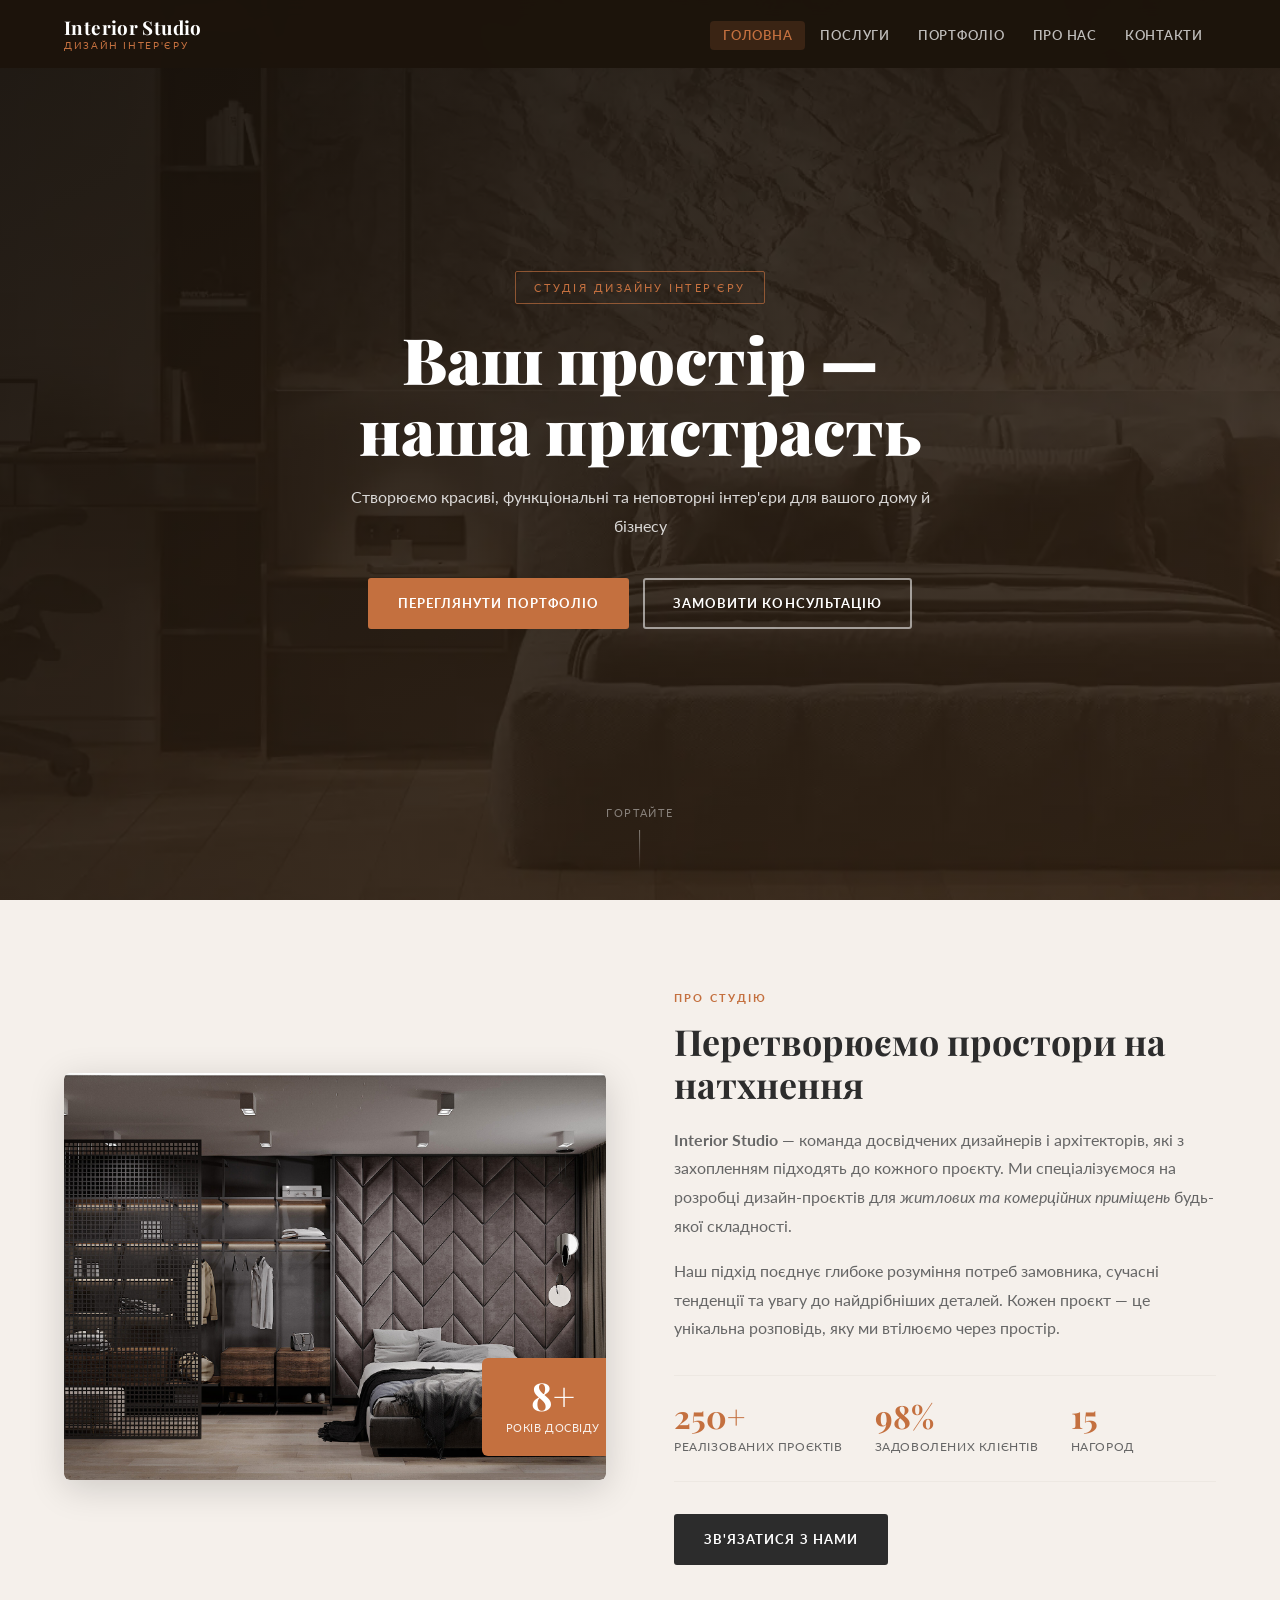
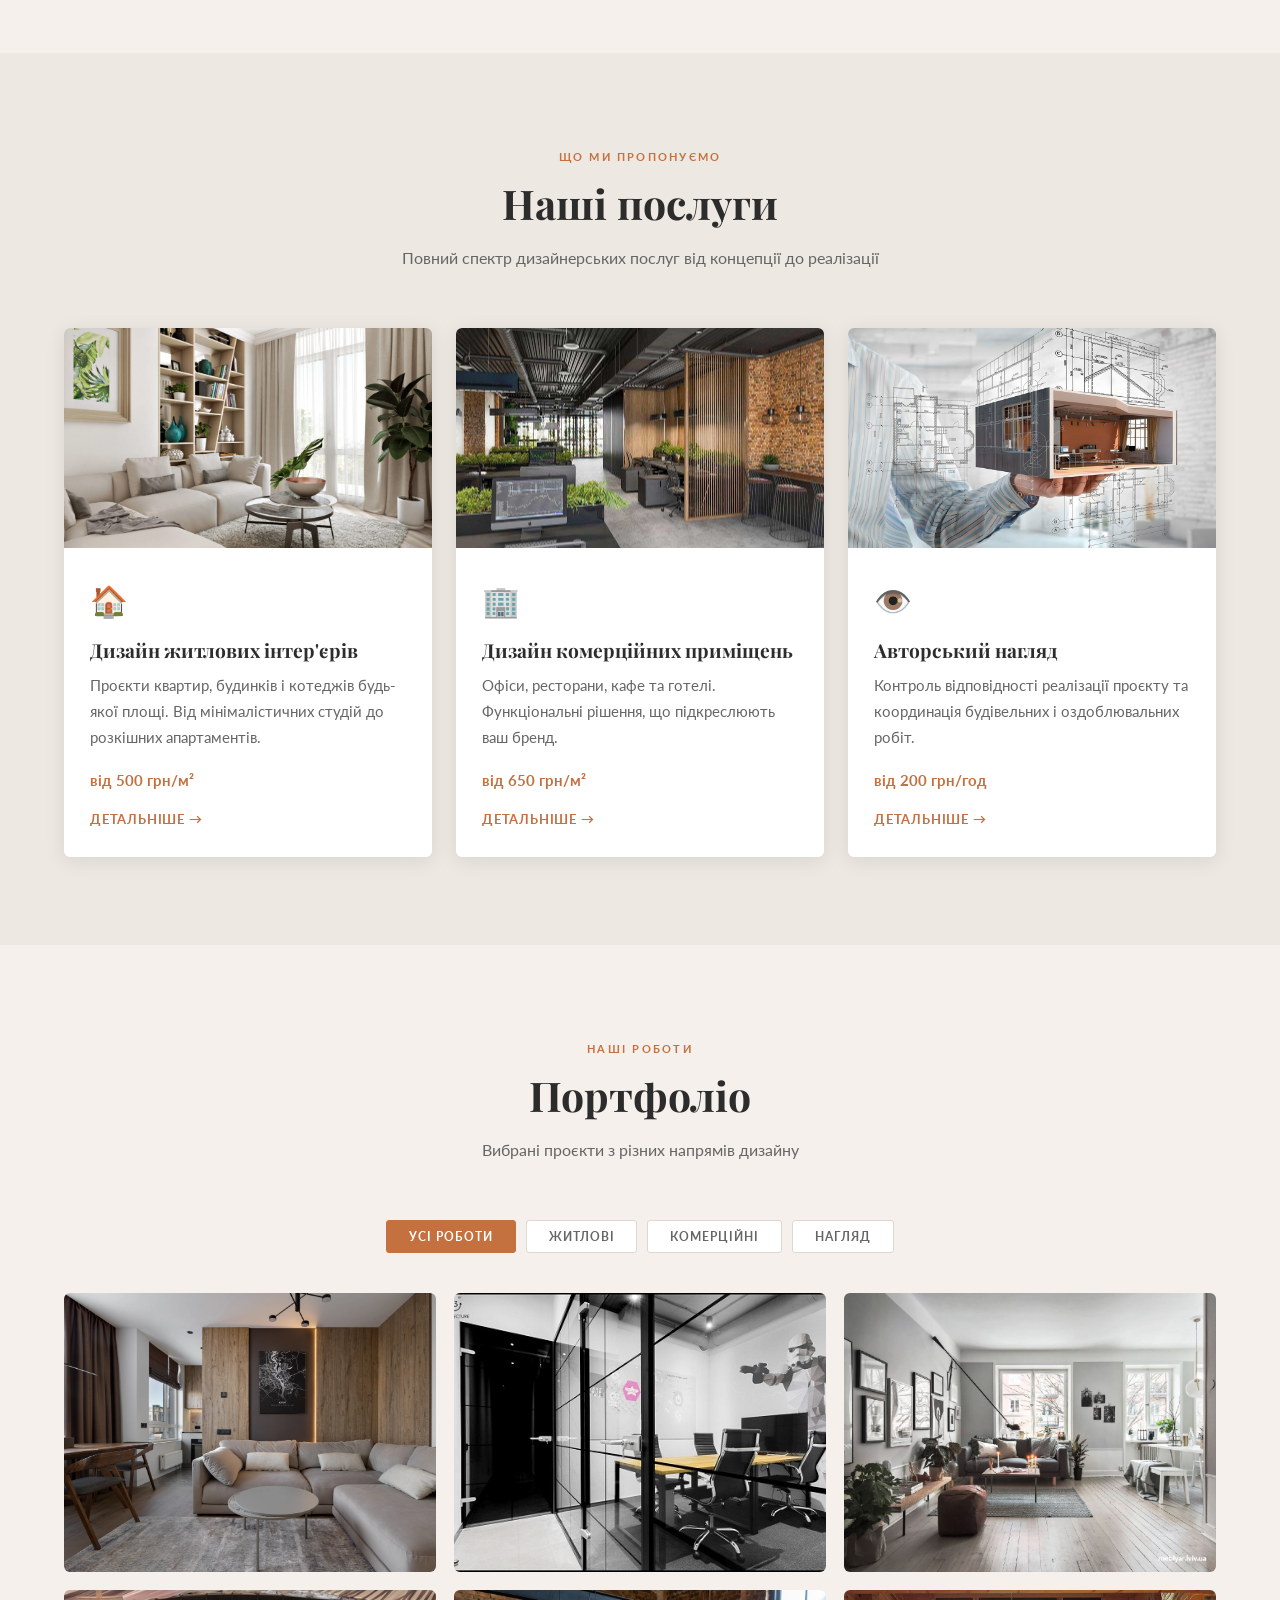
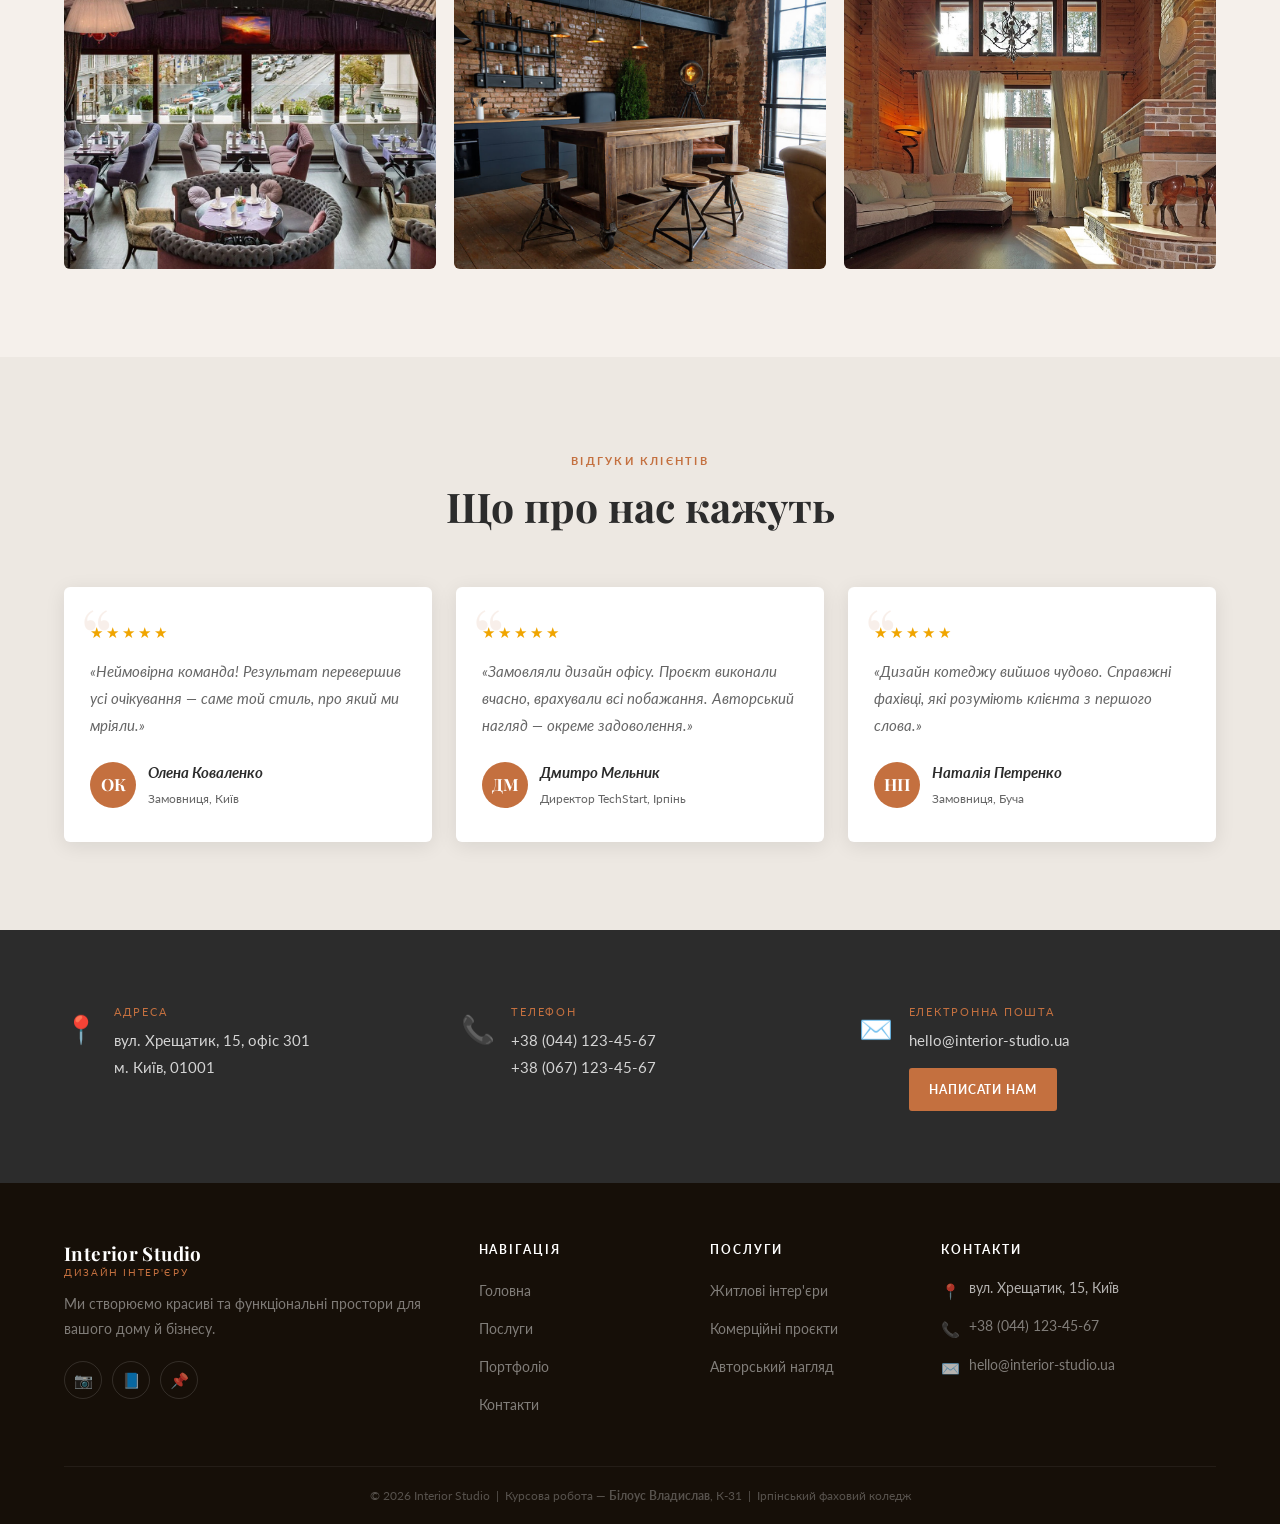
<file: index.html>
<!doctype html>

<html lang="uk">
  <head>
    <meta charset="UTF-8" />
    <meta name="viewport" content="width=device-width, initial-scale=1.0" />
    <meta
      name="description"
      content="Interior Studio — студія дизайну інтер'єру у Києві. Проєкти квартир, будинків, офісів."
    />
    <title>Interior Studio — Дизайн інтер'єру</title>
    <link rel="icon" type="image/png" href="images/favicon.png" sizes="32x32" />
    <link rel="preconnect" href="https://fonts.googleapis.com" />
    <link rel="preconnect" href="https://fonts.gstatic.com" crossorigin />
    <link
      href="https://fonts.googleapis.com/css2?family=Playfair+Display:ital,wght@0,400;0,700;0,900;1,400&family=Lato:wght@300;400;600;700&display=swap"
      rel="stylesheet"
    />
    <link href="css/reset.css" rel="stylesheet" />
    <link href="css/styles.css" rel="stylesheet" />
  </head>
  <body>
    <header class="header" id="header">
      <div class="container">
        <div class="header__inner">
          <a href="index.html" class="logo" aria-label="Interior Studio">
            <span class="logo__name">Interior Studio</span>
            <span class="logo__sub">Дизайн інтер'єру</span>
          </a>

          <nav class="nav" id="nav" aria-label="Основна навігація">
            <ul class="nav__list">
              <li><a href="index.html" class="nav__link active">Головна</a></li>
              <li><a href="services.html" class="nav__link">Послуги</a></li>
              <li>
                <a href="index.html#portfolio" class="nav__link">Портфоліо</a>
              </li>
              <li><a href="index.html#about" class="nav__link">Про нас</a></li>
              <li><a href="contact.html" class="nav__link">Контакти</a></li>
            </ul>
          </nav>

          <button
            class="burger"
            id="burger"
            aria-label="Відкрити меню"
            aria-expanded="false"
            aria-controls="nav"
          >
            <span class="burger__line"></span>
            <span class="burger__line"></span>
            <span class="burger__line"></span>
          </button>
        </div>
      </div>
    </header>

    <section class="hero" id="home" aria-label="Головний банер">
      <div class="hero__content">
        <span class="hero__tag">Студія дизайну інтер'єру</span>
        <h1 class="hero__title">Ваш простір —<br />наша пристрасть</h1>
        <p class="hero__text">
          Створюємо красиві, функціональні та неповторні інтер'єри для вашого
          дому й бізнесу
        </p>
        <div class="hero__btns">
          <a href="#portfolio" class="btn btn--fill">Переглянути портфоліо</a>
          <a href="contact.html" class="btn btn--ghost"
            >Замовити консультацію</a
          >
        </div>
      </div>
      <div class="hero__arrow" aria-hidden="true">Гортайте</div>
    </section>

    <section class="section" id="about">
      <div class="container">
        <div class="about__grid">
          <div class="about__img-wrap">
            <img
              src="images/about.jpg"
              alt="Команда студії Interior Studio за роботою над проєктом"
              class="about__img"
              width="600"
              height="440"
            />
            <div class="about__badge">
              <span class="about__badge-n">8+</span>
              <span class="about__badge-l">Років досвіду</span>
            </div>
          </div>
          <div>
            <span class="about__tag">Про студію</span>
            <h2 class="about__title">Перетворюємо простори на натхнення</h2>
            <p class="about__text">
              <strong>Interior Studio</strong> — команда досвідчених дизайнерів
              і архітекторів, які з захопленням підходять до кожного проєкту. Ми
              спеціалізуємося на розробці дизайн-проєктів для
              <em>житлових та комерційних приміщень</em> будь-якої складності.
            </p>
            <p class="about__text">
              Наш підхід поєднує глибоке розуміння потреб замовника, сучасні
              тенденції та увагу до найдрібніших деталей. Кожен проєкт — це
              унікальна розповідь, яку ми втілюємо через простір.
            </p>

            <dl class="about__stats">
              <div>
                <dt><span class="about__stat-n">250+</span></dt>
                <dd class="about__stat-l">Реалізованих проєктів</dd>
              </div>
              <div>
                <dt><span class="about__stat-n">98%</span></dt>
                <dd class="about__stat-l">Задоволених клієнтів</dd>
              </div>
              <div>
                <dt><span class="about__stat-n">15</span></dt>
                <dd class="about__stat-l">Нагород</dd>
              </div>
            </dl>
            <a href="contact.html" class="btn btn--dark">Зв'язатися з нами</a>
          </div>
        </div>
      </div>
    </section>

    <section class="section section--alt" id="services">
      <div class="container">
        <div class="section__head">
          <span class="section__tag">Що ми пропонуємо</span>
          <h2 class="section__title">Наші послуги</h2>
          <p class="section__sub">
            Повний спектр дизайнерських послуг від концепції до реалізації
          </p>
        </div>
        <div class="services__grid">
          <article class="svc-card">
            <div class="svc-card__img">
              <img
                src="images/service-residential.jpg"
                alt="Дизайн сучасної квартири — теплі тони та мінімалізм"
                width="400"
                height="210"
              />
            </div>
            <div class="svc-card__body">
              <div class="svc-card__icon" aria-hidden="true">🏠</div>
              <h3 class="svc-card__title">Дизайн житлових інтер'єрів</h3>
              <p class="svc-card__desc">
                Проєкти квартир, будинків і котеджів будь-якої площі. Від
                мінімалістичних студій до розкішних апартаментів.
              </p>
              <p class="svc-card__price">від 500 грн/м²</p>
              <a href="services.html#residential" class="svc-card__link"
                >Детальніше →</a
              >
            </div>
          </article>
          <article class="svc-card">
            <div class="svc-card__img">
              <img
                src="images/service-commercial.jpg"
                alt="Дизайн сучасного офісного простору"
                width="400"
                height="210"
              />
            </div>
            <div class="svc-card__body">
              <div class="svc-card__icon" aria-hidden="true">🏢</div>
              <h3 class="svc-card__title">Дизайн комерційних приміщень</h3>
              <p class="svc-card__desc">
                Офіси, ресторани, кафе та готелі. Функціональні рішення, що
                підкреслюють ваш бренд.
              </p>
              <p class="svc-card__price">від 650 грн/м²</p>
              <a href="services.html#commercial" class="svc-card__link"
                >Детальніше →</a
              >
            </div>
          </article>
          <article class="svc-card">
            <div class="svc-card__img">
              <img
                src="images/service-supervision.jpg"
                alt="Авторський нагляд — контроль реалізації проєкту"
                width="400"
                height="210"
              />
            </div>
            <div class="svc-card__body">
              <div class="svc-card__icon" aria-hidden="true">👁️</div>
              <h3 class="svc-card__title">Авторський нагляд</h3>
              <p class="svc-card__desc">
                Контроль відповідності реалізації проєкту та координація
                будівельних і оздоблювальних робіт.
              </p>
              <p class="svc-card__price">від 200 грн/год</p>
              <a href="services.html#supervision" class="svc-card__link"
                >Детальніше →</a
              >
            </div>
          </article>
        </div>
      </div>
    </section>

    <section class="section" id="portfolio">
      <div class="container">
        <div class="section__head">
          <span class="section__tag">Наші роботи</span>
          <h2 class="section__title">Портфоліо</h2>
          <p class="section__sub">Вибрані проєкти з різних напрямів дизайну</p>
        </div>

        <div
          class="portfolio__filter"
          role="group"
          aria-label="Фільтр портфоліо"
        >
          <button class="pf-btn active" data-filter="all">Усі роботи</button>
          <button class="pf-btn" data-filter="residential">Житлові</button>
          <button class="pf-btn" data-filter="commercial">Комерційні</button>
          <button class="pf-btn" data-filter="supervision">Нагляд</button>
        </div>

        <div class="portfolio__grid">
          <a
            href="services.html#residential"
            class="pf-item"
            data-cat="residential"
            aria-label="Квартира у Києві"
          >
            <img
              src="images/portfolio-1.jpg"
              alt="Дизайн-проєкт квартири у Києві — сучасний мінімалізм"
              width="600"
              height="450"
            />
            <div class="pf-overlay" aria-hidden="true">
              <div>
                <span class="pf-cat">Житловий</span
                ><span class="pf-name">Квартира у Києві</span>
              </div>
            </div>
          </a>
          <a
            href="services.html#commercial"
            class="pf-item"
            data-cat="commercial"
            aria-label="Офіс IT-компанії"
          >
            <img
              src="images/portfolio-2.jpg"
              alt="Дизайн офісного простору для IT-компанії"
              width="600"
              height="450"
            />
            <div class="pf-overlay" aria-hidden="true">
              <div>
                <span class="pf-cat">Комерційний</span
                ><span class="pf-name">Офіс IT-компанії</span>
              </div>
            </div>
          </a>
          <a
            href="services.html#residential"
            class="pf-item"
            data-cat="residential"
            aria-label="Скандинавський стиль"
          >
            <img
              src="images/portfolio-3.jpg"
              alt="Скандинавський стиль заміського будинку"
              width="600"
              height="450"
            />
            <div class="pf-overlay" aria-hidden="true">
              <div>
                <span class="pf-cat">Житловий</span
                ><span class="pf-name">Скандинавський стиль</span>
              </div>
            </div>
          </a>
          <a
            href="services.html#commercial"
            class="pf-item"
            data-cat="commercial"
            aria-label="Ресторан Panorama"
          >
            <img
              src="images/portfolio-4.jpg"
              alt="Класичний інтер'єр ресторану Panorama"
              width="600"
              height="450"
            />
            <div class="pf-overlay" aria-hidden="true">
              <div>
                <span class="pf-cat">Комерційний</span
                ><span class="pf-name">Ресторан Panorama</span>
              </div>
            </div>
          </a>
          <a
            href="services.html#residential"
            class="pf-item"
            data-cat="residential"
            aria-label="Лофт-апартаменти"
          >
            <img
              src="images/portfolio-5.jpg"
              alt="Лофт-стиль апартаментів"
              width="600"
              height="450"
            />
            <div class="pf-overlay" aria-hidden="true">
              <div>
                <span class="pf-cat">Житловий</span
                ><span class="pf-name">Лофт-апартаменти</span>
              </div>
            </div>
          </a>
          <a
            href="services.html#supervision"
            class="pf-item"
            data-cat="supervision"
            aria-label="Котедж під Ірпінем"
          >
            <img
              src="images/portfolio-6.jpg"
              alt="Авторський нагляд — котедж під Ірпінем"
              width="600"
              height="450"
            />
            <div class="pf-overlay" aria-hidden="true">
              <div>
                <span class="pf-cat">Авторський нагляд</span
                ><span class="pf-name">Котедж під Ірпінем</span>
              </div>
            </div>
          </a>
        </div>
      </div>
    </section>

    <section class="section section--alt" id="reviews">
      <div class="container">
        <div class="section__head">
          <span class="section__tag">Відгуки клієнтів</span>
          <h2 class="section__title">Що про нас кажуть</h2>
        </div>
        <div class="reviews__grid">
          <article class="review">
            <div class="review__stars" aria-label="5 із 5">★★★★★</div>
            <blockquote class="review__text">
              «Неймовірна команда! Результат перевершив усі очікування — саме
              той стиль, про який ми мріяли.»
            </blockquote>
            <div class="review__author">
              <div class="review__avatar" aria-hidden="true">ОК</div>
              <div>
                <cite class="review__name">Олена Коваленко</cite
                ><span class="review__role">Замовниця, Київ</span>
              </div>
            </div>
          </article>
          <article class="review">
            <div class="review__stars" aria-label="5 із 5">★★★★★</div>
            <blockquote class="review__text">
              «Замовляли дизайн офісу. Проєкт виконали вчасно, врахували всі
              побажання. Авторський нагляд — окреме задоволення.»
            </blockquote>
            <div class="review__author">
              <div class="review__avatar" aria-hidden="true">ДМ</div>
              <div>
                <cite class="review__name">Дмитро Мельник</cite
                ><span class="review__role">Директор TechStart, Ірпінь</span>
              </div>
            </div>
          </article>
          <article class="review">
            <div class="review__stars" aria-label="5 із 5">★★★★★</div>
            <blockquote class="review__text">
              «Дизайн котеджу вийшов чудово. Справжні фахівці, які розуміють
              клієнта з першого слова.»
            </blockquote>
            <div class="review__author">
              <div class="review__avatar" aria-hidden="true">НП</div>
              <div>
                <cite class="review__name">Наталія Петренко</cite
                ><span class="review__role">Замовниця, Буча</span>
              </div>
            </div>
          </article>
        </div>
      </div>
    </section>

    <section class="cbar" id="contacts">
      <div class="container">
        <div class="cbar__grid">
          <div class="cbar__item">
            <span class="cbar__icon" aria-hidden="true">📍</span>
            <dl>
              <dt><span class="cbar__label">Адреса</span></dt>
              <dd>
                <p class="cbar__val">
                  вул. Хрещатик, 15, офіс 301<br />м. Київ, 01001
                </p>
              </dd>
            </dl>
          </div>
          <div class="cbar__item">
            <span class="cbar__icon" aria-hidden="true">📞</span>
            <dl>
              <dt><span class="cbar__label">Телефон</span></dt>
              <dd>
                <p class="cbar__val">
                  <a href="tel:+380441234567">+38 (044) 123-45-67</a><br /><a
                    href="tel:+380671234567"
                    >+38 (067) 123-45-67</a
                  >
                </p>
              </dd>
            </dl>
          </div>
          <div class="cbar__item">
            <span class="cbar__icon" aria-hidden="true">✉️</span>
            <dl>
              <dt><span class="cbar__label">Електронна пошта</span></dt>
              <dd>
                <p class="cbar__val">
                  <a href="mailto:hello@interior-studio.ua"
                    >hello@interior-studio.ua</a
                  >
                </p>
                <a
                  href="contact.html"
                  class="btn btn--fill"
                  style="
                    margin-top: 14px;
                    font-size: 0.76rem;
                    padding: 9px 18px;
                  "
                  >Написати нам</a
                >
              </dd>
            </dl>
          </div>
        </div>
      </div>
    </section>

    <footer class="footer">
      <div class="container">
        <div class="footer__grid">
          <div>
            <a href="index.html" class="logo"
              ><span class="logo__name">Interior Studio</span
              ><span class="logo__sub">Дизайн інтер'єру</span></a
            >
            <p class="footer__desc">
              Ми створюємо красиві та функціональні простори для вашого дому й
              бізнесу.
            </p>
            <div class="footer__social">
              <a
                href="https://www.instagram.com"
                target="_blank"
                rel="noopener noreferrer"
                class="footer__soc"
                aria-label="Instagram"
                >📷</a
              >
              <a
                href="https://www.facebook.com"
                target="_blank"
                rel="noopener noreferrer"
                class="footer__soc"
                aria-label="Facebook"
                >📘</a
              >
              <a
                href="https://www.pinterest.com"
                target="_blank"
                rel="noopener noreferrer"
                class="footer__soc"
                aria-label="Pinterest"
                >📌</a
              >
            </div>
          </div>
          <div>
            <h3 class="footer__col-title">Навігація</h3>
            <ul class="footer__nav">
              <li><a href="index.html" class="footer__link">Головна</a></li>
              <li><a href="services.html" class="footer__link">Послуги</a></li>
              <li>
                <a href="index.html#portfolio" class="footer__link"
                  >Портфоліо</a
                >
              </li>
              <li><a href="contact.html" class="footer__link">Контакти</a></li>
            </ul>
          </div>
          <div>
            <h3 class="footer__col-title">Послуги</h3>
            <ul class="footer__nav">
              <li>
                <a href="services.html#residential" class="footer__link"
                  >Житлові інтер'єри</a
                >
              </li>
              <li>
                <a href="services.html#commercial" class="footer__link"
                  >Комерційні проєкти</a
                >
              </li>
              <li>
                <a href="services.html#supervision" class="footer__link"
                  >Авторський нагляд</a
                >
              </li>
            </ul>
          </div>
          <div>
            <h3 class="footer__col-title">Контакти</h3>
            <div class="footer__row">
              <span class="footer__icon">📍</span
              ><span>вул. Хрещатик, 15, Київ</span>
            </div>
            <div class="footer__row">
              <span class="footer__icon">📞</span
              ><a href="tel:+380441234567" class="footer__link"
                >+38 (044) 123-45-67</a
              >
            </div>
            <div class="footer__row">
              <span class="footer__icon">✉️</span
              ><a href="mailto:hello@interior-studio.ua" class="footer__link"
                >hello@interior-studio.ua</a
              >
            </div>
          </div>
        </div>
        <div class="footer__bottom">
          <p>
            © 2026 Interior Studio &nbsp;|&nbsp; Курсова робота —
            <strong>Білоус Владислав</strong>, К-31 &nbsp;|&nbsp; Ірпінський
            фаховий коледж
          </p>
        </div>
      </div>
    </footer>
    <script src="js/main.js"></script>
  </body>
</html>
</file>
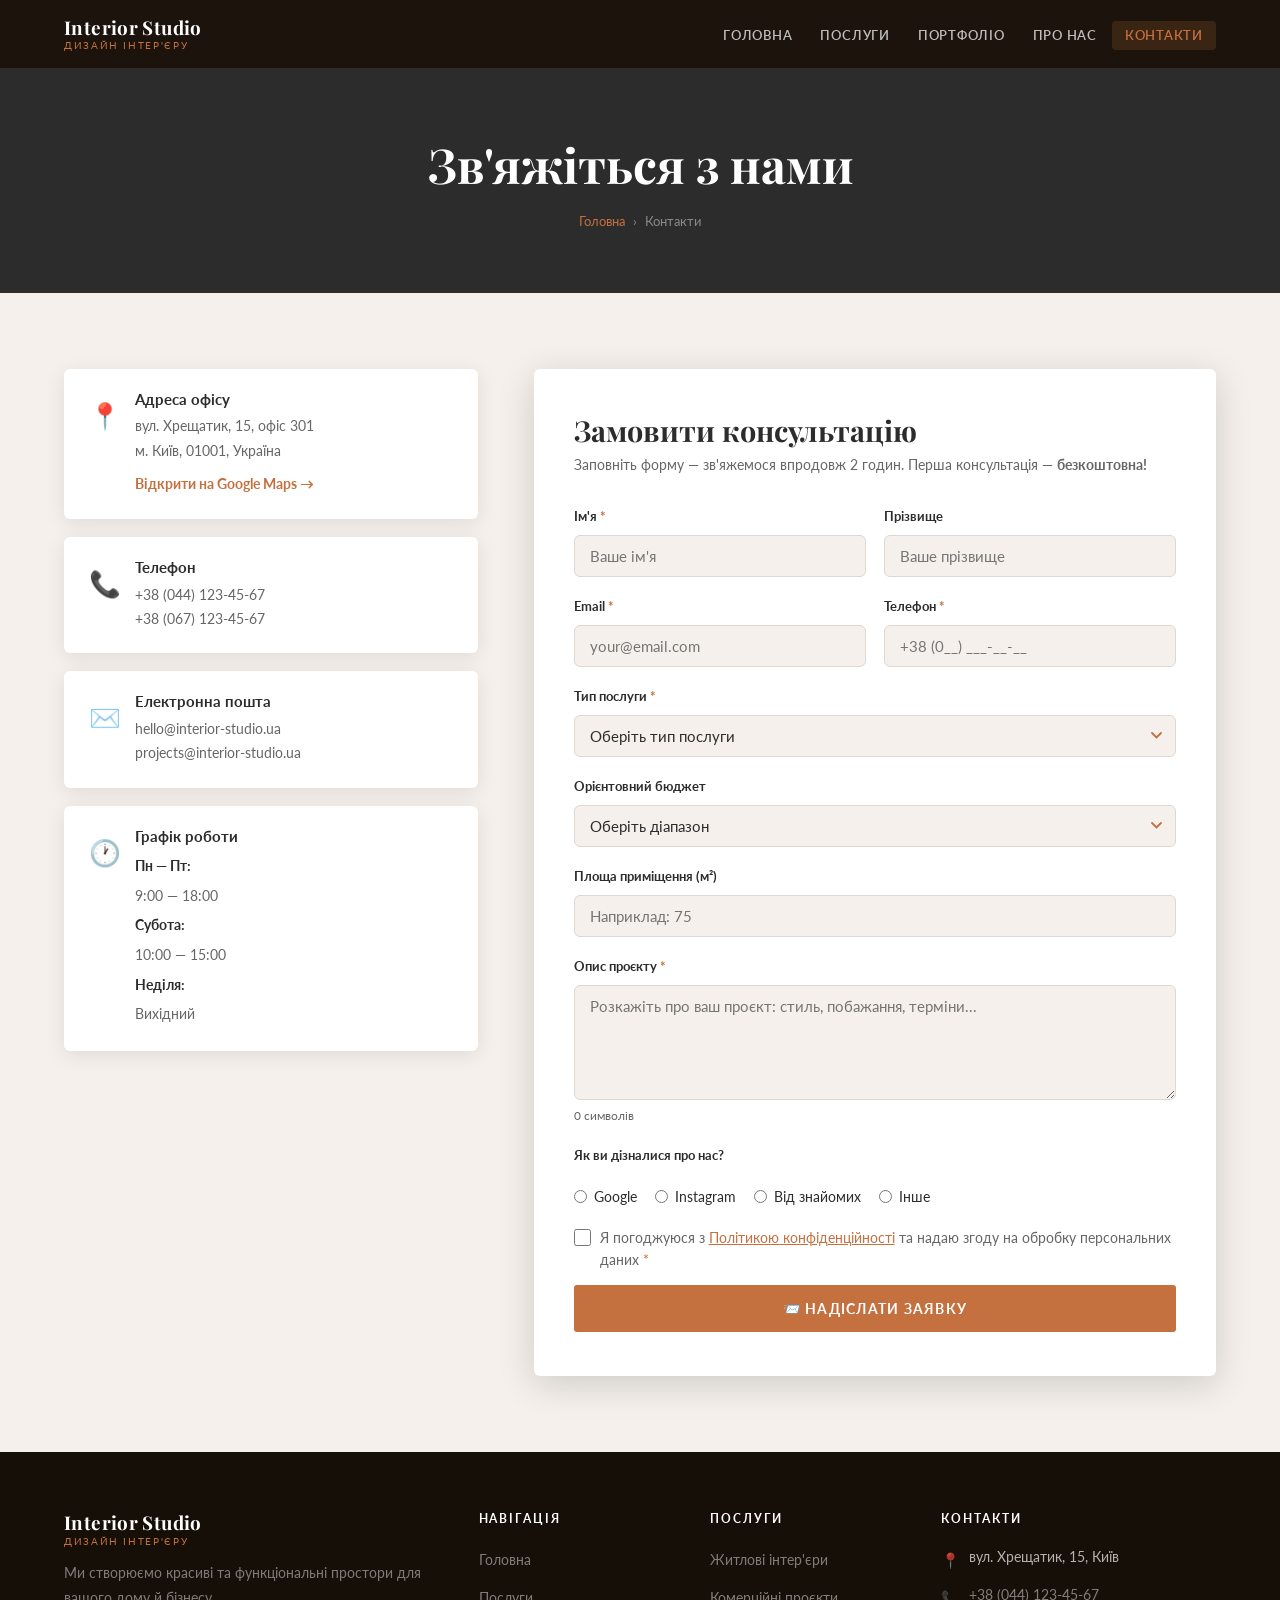
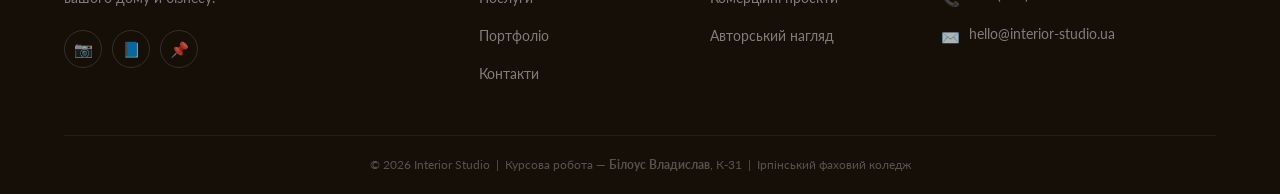
<file: contact.html>
<!DOCTYPE html>

<html lang="uk">
<head>
  <meta charset="UTF-8" />
  <meta name="viewport" content="width=device-width, initial-scale=1.0" />
  <title>Контакти — Interior Studio</title>
  <link rel="icon" type="image/png" href="images/favicon.png" sizes="32x32" />
  <link rel="preconnect" href="https://fonts.googleapis.com" />
  <link rel="preconnect" href="https://fonts.gstatic.com" crossorigin />
  <link href="https://fonts.googleapis.com/css2?family=Playfair+Display:ital,wght@0,400;0,700;0,900;1,400&family=Lato:wght@300;400;600;700&display=swap" rel="stylesheet" />
  <link href="css/reset.css" rel="stylesheet" />
  <link href="css/styles.css" rel="stylesheet" />
</head>
<body>

  
  <header class="header" id="header">
    <div class="container">
      <div class="header__inner">
        <a href="index.html" class="logo" aria-label="Interior Studio">
          <span class="logo__name">Interior Studio</span>
          <span class="logo__sub">Дизайн інтер'єру</span>
        </a>
        
        <nav class="nav" id="nav" aria-label="Основна навігація">
          <ul class="nav__list">
            <li><a href="index.html"            class="nav__link">Головна</a></li>
            <li><a href="services.html"          class="nav__link">Послуги</a></li>
            <li><a href="index.html#portfolio"   class="nav__link">Портфоліо</a></li>
            <li><a href="index.html#about"       class="nav__link">Про нас</a></li>
            <li><a href="contact.html"           class="nav__link active">Контакти</a></li>
          </ul>
        </nav>
        
        <button class="burger" id="burger" aria-label="Відкрити меню" aria-expanded="false" aria-controls="nav">
          <span class="burger__line"></span>
          <span class="burger__line"></span>
          <span class="burger__line"></span>
        </button>
      </div>
    </div>
  </header>

  <div class="page-hero">
    <div class="container">
      <h1 class="page-hero__title">Зв'яжіться з нами</h1>
      <nav class="breadcrumbs" aria-label="Хлібні крихти">
        <a href="index.html">Головна</a><span aria-hidden="true">›</span><span aria-current="page">Контакти</span>
      </nav>
    </div>
  </div>

  
  <main class="contact-page">
    <div class="container">
      <div class="contact__grid">

        
        <div class="contact__info">
          <div class="cinfo">
            <span class="cinfo__icon" aria-hidden="true">📍</span>
            <div>
              <h2 class="cinfo__title">Адреса офісу</h2>
              <p class="cinfo__text">вул. Хрещатик, 15, офіс 301<br>м. Київ, 01001, Україна</p>
              <a href="https://maps.google.com" target="_blank" rel="noopener noreferrer" style="display:inline-block;margin-top:10px;color:var(--accent);font-size:.85rem;font-weight:700;">Відкрити на Google Maps →</a>
            </div>
          </div>
          <div class="cinfo">
            <span class="cinfo__icon" aria-hidden="true">📞</span>
            <div>
              <h2 class="cinfo__title">Телефон</h2>
              <p class="cinfo__text">
                <a href="tel:+380441234567">+38 (044) 123-45-67</a><br>
                <a href="tel:+380671234567">+38 (067) 123-45-67</a>
              </p>
            </div>
          </div>
          <div class="cinfo">
            <span class="cinfo__icon" aria-hidden="true">✉️</span>
            <div>
              <h2 class="cinfo__title">Електронна пошта</h2>
              <p class="cinfo__text">
                <a href="mailto:hello@interior-studio.ua">hello@interior-studio.ua</a><br>
                <a href="mailto:projects@interior-studio.ua">projects@interior-studio.ua</a>
              </p>
            </div>
          </div>
          
          <div class="cinfo">
            <span class="cinfo__icon" aria-hidden="true">🕐</span>
            <div>
              <h2 class="cinfo__title">Графік роботи</h2>
              <dl style="font-size:.88rem;color:var(--gray);line-height:2.1;">
                <dt style="font-weight:700;color:var(--dark);">Пн — Пт:</dt><dd>9:00 — 18:00</dd>
                <dt style="font-weight:700;color:var(--dark);">Субота:</dt><dd>10:00 — 15:00</dd>
                <dt style="font-weight:700;color:var(--dark);">Неділя:</dt><dd>Вихідний</dd>
              </dl>
            </div>
          </div>
        </div>

        
        <div class="form-box" role="region" aria-labelledby="form-h">
          <h2 class="form__title" id="form-h">Замовити консультацію</h2>
          <p class="form__sub">Заповніть форму — зв'яжемося впродовж 2 годин. Перша консультація — <strong>безкоштовна!</strong></p>

          
          <form id="contact-form" action="#" method="POST" novalidate>

            
            <div class="form__row">
              <div class="form__col">
                <div class="form__group">
                  <label class="form__label" for="f-name">Ім'я <span class="form__req" aria-label="обов'язкове">*</span></label>
                  <input type="text" id="f-name" name="firstName" class="form__input" placeholder="Ваше ім'я" required minlength="2" autocomplete="given-name" />
                  <span class="form__error" id="e-name" role="alert">Вкажіть ваше ім'я (мін. 2 символи)</span>
                </div>
              </div>
              <div class="form__col">
                <div class="form__group">
                  <label class="form__label" for="f-lastname">Прізвище</label>
                  <input type="text" id="f-lastname" name="lastName" class="form__input" placeholder="Ваше прізвище" autocomplete="family-name" />
                </div>
              </div>
            </div>

            
            <div class="form__row">
              <div class="form__col">
                <div class="form__group">
                  <label class="form__label" for="f-email">Email <span class="form__req">*</span></label>
                  
                  <input type="email" id="f-email" name="email" class="form__input" placeholder="your@email.com" required autocomplete="email" />
                  <span class="form__error" id="e-email" role="alert">Вкажіть коректну email-адресу</span>
                </div>
              </div>
              <div class="form__col">
                <div class="form__group">
                  <label class="form__label" for="f-phone">Телефон <span class="form__req">*</span></label>
                  
                  <input type="tel" id="f-phone" name="phone" class="form__input" placeholder="+38 (0__) ___-__-__" required autocomplete="tel" />
                  <span class="form__error" id="e-phone" role="alert">Вкажіть номер телефону</span>
                </div>
              </div>
            </div>

            
            <div class="form__group">
              <label class="form__label" for="f-service">Тип послуги <span class="form__req">*</span></label>
              <select id="f-service" name="service" class="form__select" required>
                <option value="">Оберіть тип послуги</option>
                <option value="apartment">Дизайн квартири</option>
                <option value="house">Дизайн будинку / котеджу</option>
                <option value="office">Дизайн офісу</option>
                <option value="restaurant">Дизайн ресторану / кафе</option>
                <option value="shop">Дизайн магазину</option>
                <option value="supervision">Авторський нагляд</option>
                <option value="consultation">Консультація</option>
              </select>
              <span class="form__error" id="e-service" role="alert">Оберіть тип послуги</span>
            </div>

            <div class="form__group">
              <label class="form__label" for="f-budget">Орієнтовний бюджет</label>
              <select id="f-budget" name="budget" class="form__select">
                <option value="">Оберіть діапазон</option>
                <option value="under25">До 25 000 грн</option>
                <option value="25-50">25 000 — 50 000 грн</option>
                <option value="50-100">50 000 — 100 000 грн</option>
                <option value="over100">Понад 100 000 грн</option>
                <option value="discuss">Обговоримо індивідуально</option>
              </select>
            </div>

            
            <div class="form__group">
              <label class="form__label" for="f-area">Площа приміщення (м²)</label>
              <input type="number" id="f-area" name="area" class="form__input" placeholder="Наприклад: 75" min="1" max="10000" />
            </div>

            
            <div class="form__group">
              <label class="form__label" for="f-message">Опис проєкту <span class="form__req">*</span></label>
              <textarea id="f-message" name="message" class="form__textarea" placeholder="Розкажіть про ваш проєкт: стиль, побажання, терміни..." required rows="5" minlength="10"></textarea>
              <div style="display:flex;justify-content:space-between;margin-top:5px;align-items:center;">
                <span class="form__error" id="e-message" role="alert">Мінімум 10 символів</span>
                
                <span id="char-count" style="font-size:.76rem;color:var(--gray);white-space:nowrap;" aria-live="polite">0 символів</span>
              </div>
            </div>

            
            <div class="form__group">
              <span class="form__label">Як ви дізналися про нас?</span>
              <div style="display:flex;flex-wrap:wrap;gap:18px;margin-top:10px;">
                <label style="display:flex;align-items:center;gap:7px;font-size:.9rem;cursor:pointer;"><input type="radio" name="source" value="google" style="accent-color:var(--accent);" /> Google</label>
                <label style="display:flex;align-items:center;gap:7px;font-size:.9rem;cursor:pointer;"><input type="radio" name="source" value="instagram" style="accent-color:var(--accent);" /> Instagram</label>
                <label style="display:flex;align-items:center;gap:7px;font-size:.9rem;cursor:pointer;"><input type="radio" name="source" value="friends" style="accent-color:var(--accent);" /> Від знайомих</label>
                <label style="display:flex;align-items:center;gap:7px;font-size:.9rem;cursor:pointer;"><input type="radio" name="source" value="other" style="accent-color:var(--accent);" /> Інше</label>
              </div>
            </div>

            
            <div class="form__check-group">
              <input type="checkbox" id="f-agree" name="privacy" class="form__check" required />
              <label class="form__check-label" for="f-agree">Я погоджуюся з <a href="#">Політикою конфіденційності</a> та надаю згоду на обробку персональних даних <span class="form__req">*</span></label>
            </div>
            <span class="form__error" id="e-agree" role="alert">Необхідно погодитися з Політикою конфіденційності</span>

            
            <button type="submit" class="form__submit">📨 Надіслати заявку</button>

          </form>
        </div>

      </div>
    </div>
  </main>

  <footer class="footer">
    <div class="container">
      <div class="footer__grid">
        <div>
          <a href="index.html" class="logo"><span class="logo__name">Interior Studio</span><span class="logo__sub">Дизайн інтер'єру</span></a>
          <p class="footer__desc">Ми створюємо красиві та функціональні простори для вашого дому й бізнесу.</p>
          <div class="footer__social">
            <a href="https://www.instagram.com" target="_blank" rel="noopener noreferrer" class="footer__soc" aria-label="Instagram">📷</a>
            <a href="https://www.facebook.com"  target="_blank" rel="noopener noreferrer" class="footer__soc" aria-label="Facebook">📘</a>
            <a href="https://www.pinterest.com" target="_blank" rel="noopener noreferrer" class="footer__soc" aria-label="Pinterest">📌</a>
          </div>
        </div>
        <div>
          <h3 class="footer__col-title">Навігація</h3>
          <ul class="footer__nav">
            <li><a href="index.html"            class="footer__link">Головна</a></li>
            <li><a href="services.html"          class="footer__link">Послуги</a></li>
            <li><a href="index.html#portfolio"   class="footer__link">Портфоліо</a></li>
            <li><a href="contact.html"           class="footer__link">Контакти</a></li>
          </ul>
        </div>
        <div>
          <h3 class="footer__col-title">Послуги</h3>
          <ul class="footer__nav">
            <li><a href="services.html#residential" class="footer__link">Житлові інтер'єри</a></li>
            <li><a href="services.html#commercial"  class="footer__link">Комерційні проєкти</a></li>
            <li><a href="services.html#supervision" class="footer__link">Авторський нагляд</a></li>
          </ul>
        </div>
        <div>
          <h3 class="footer__col-title">Контакти</h3>
          <div class="footer__row"><span class="footer__icon">📍</span><span>вул. Хрещатик, 15, Київ</span></div>
          <div class="footer__row"><span class="footer__icon">📞</span><a href="tel:+380441234567" class="footer__link">+38 (044) 123-45-67</a></div>
          <div class="footer__row"><span class="footer__icon">✉️</span><a href="mailto:hello@interior-studio.ua" class="footer__link">hello@interior-studio.ua</a></div>
        </div>
      </div>
      <div class="footer__bottom">
        <p>© 2026 Interior Studio &nbsp;|&nbsp; Курсова робота — <strong>Білоус Владислав</strong>, К-31 &nbsp;|&nbsp; Ірпінський фаховий коледж</p>
      </div>
    </div>
  </footer>

  
  <div class="modal" id="modal" role="dialog" aria-modal="true" aria-labelledby="modal-title">
    <div class="modal__box">
      <span class="modal__icon" aria-hidden="true">🎉</span>
      <h2 class="modal__title" id="modal-title">Заявку прийнято!</h2>
      <p class="modal__text">Дякуємо за звернення до Interior Studio!<br>Наш менеджер зв'яжеться з вами впродовж 2 годин.</p>
      <button class="modal__close" id="modal-close">Чудово!</button>
    </div>
  </div>

  <script src="js/main.js"></script>
</body>
</html>
</file>
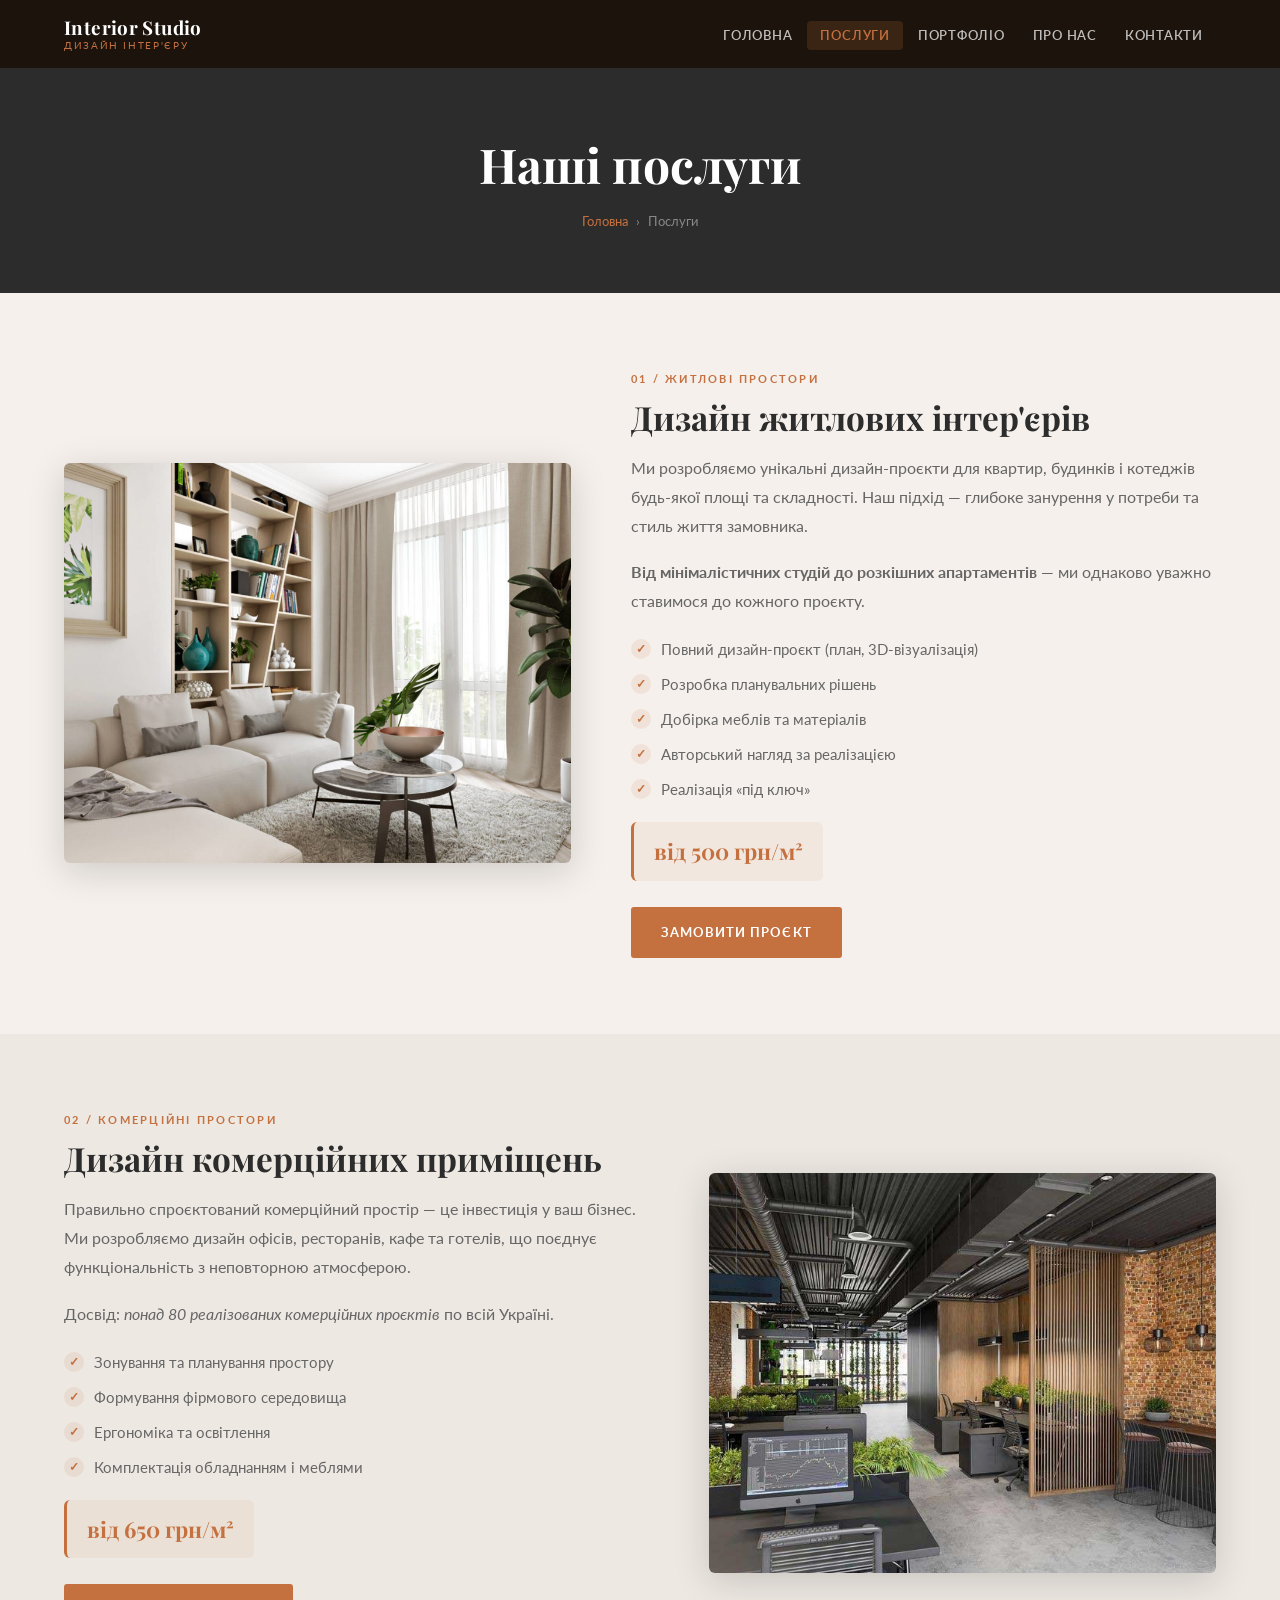
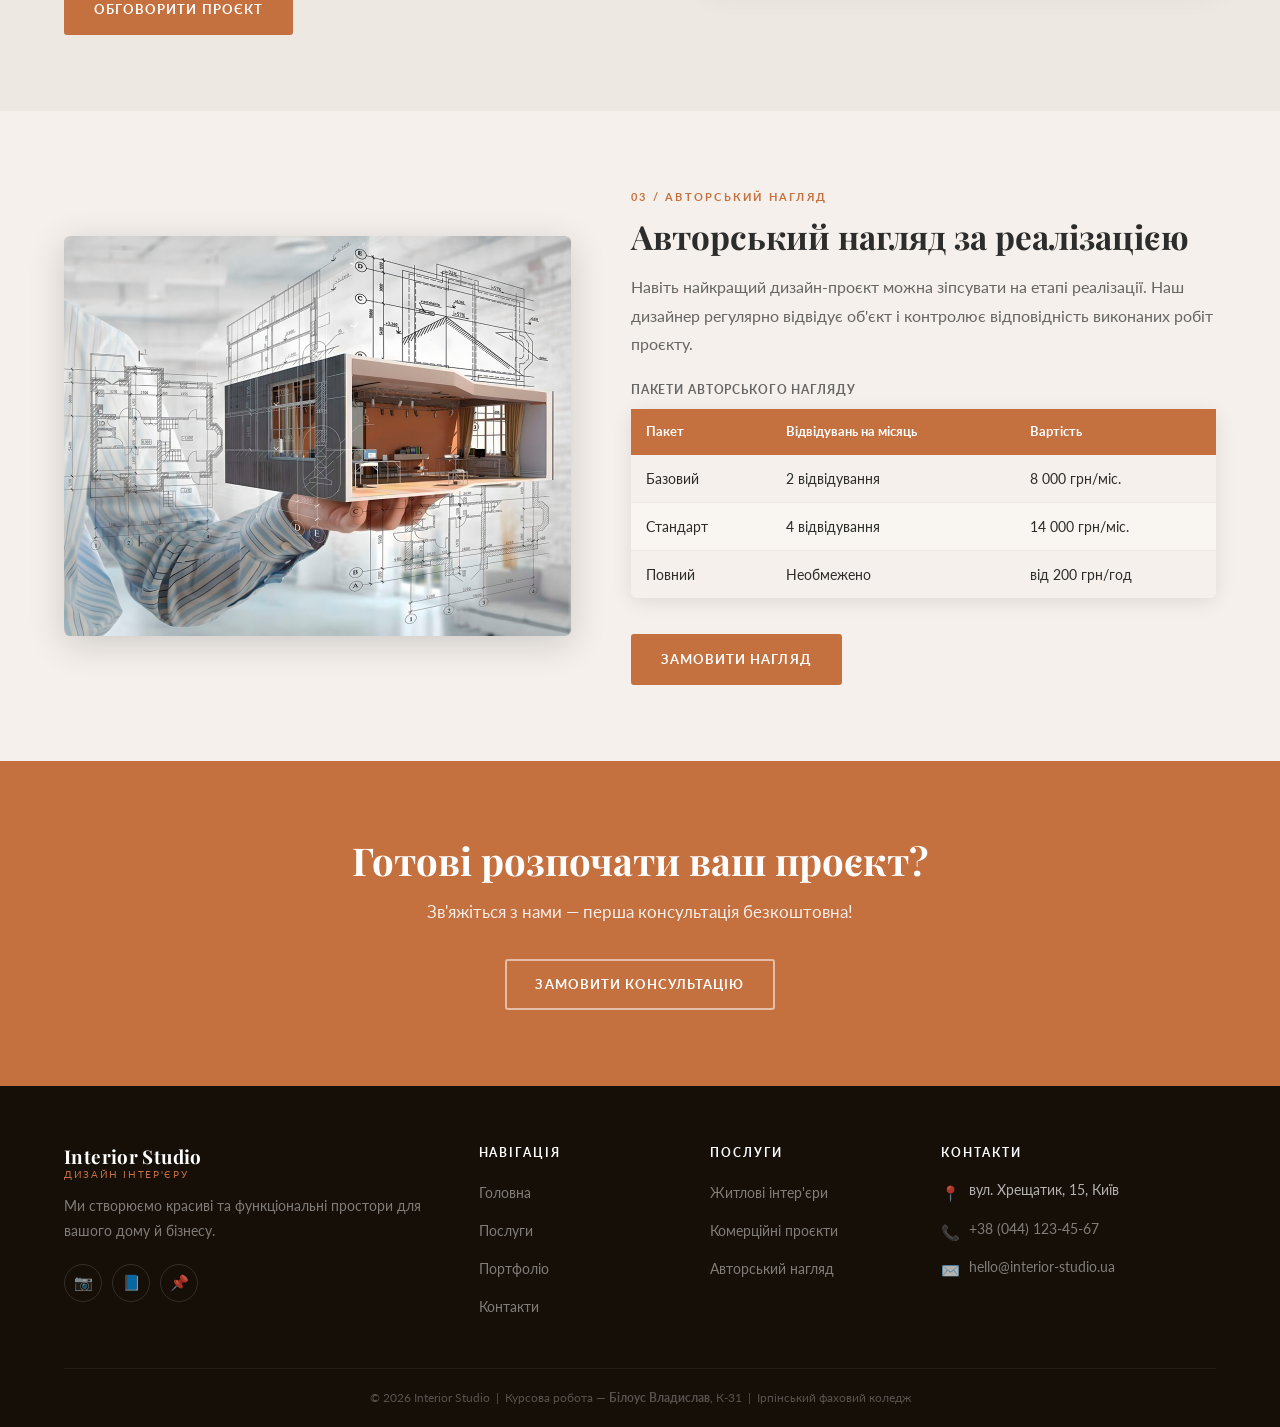
<file: services.html>
<!DOCTYPE html>

<html lang="uk">
<head>
  <meta charset="UTF-8" />
  <meta name="viewport" content="width=device-width, initial-scale=1.0" />
  <title>Послуги — Interior Studio</title>
  <link rel="icon" type="image/png" href="images/favicon.png" sizes="32x32" />
  <link rel="preconnect" href="https://fonts.googleapis.com" />
  <link rel="preconnect" href="https://fonts.gstatic.com" crossorigin />
  <link href="https://fonts.googleapis.com/css2?family=Playfair+Display:ital,wght@0,400;0,700;0,900;1,400&family=Lato:wght@300;400;600;700&display=swap" rel="stylesheet" />
  <link href="css/reset.css" rel="stylesheet" />
  <link href="css/styles.css" rel="stylesheet" />
</head>
<body>

  
  <header class="header" id="header">
    <div class="container">
      <div class="header__inner">
        <a href="index.html" class="logo" aria-label="Interior Studio">
          <span class="logo__name">Interior Studio</span>
          <span class="logo__sub">Дизайн інтер'єру</span>
        </a>
        
        <nav class="nav" id="nav" aria-label="Основна навігація">
          <ul class="nav__list">
            <li><a href="index.html"            class="nav__link">Головна</a></li>
            <li><a href="services.html"          class="nav__link active">Послуги</a></li>
            <li><a href="index.html#portfolio"   class="nav__link">Портфоліо</a></li>
            <li><a href="index.html#about"       class="nav__link">Про нас</a></li>
            <li><a href="contact.html"           class="nav__link">Контакти</a></li>
          </ul>
        </nav>
        
        <button class="burger" id="burger" aria-label="Відкрити меню" aria-expanded="false" aria-controls="nav">
          <span class="burger__line"></span>
          <span class="burger__line"></span>
          <span class="burger__line"></span>
        </button>
      </div>
    </div>
  </header>

  <div class="page-hero">
    <div class="container">
      <h1 class="page-hero__title">Наші послуги</h1>
      <nav class="breadcrumbs" aria-label="Хлібні крихти">
        <a href="index.html">Головна</a><span aria-hidden="true">›</span><span aria-current="page">Послуги</span>
      </nav>
    </div>
  </div>

  
  <section class="svc-block" id="residential">
    <div class="container">
      <div class="svc-block__inner">
        <div class="svc-block__img">
          <img src="images/service-residential.jpg" alt="Сучасний дизайн житлового інтер'єру — тепла атмосфера" width="800" height="410" />
        </div>
        <div class="svc-block__content">
          <span class="svc-block__tag">01 / Житлові простори</span>
          <h2 class="svc-block__title">Дизайн житлових інтер'єрів</h2>
          <p class="svc-block__text">Ми розробляємо унікальні дизайн-проєкти для квартир, будинків і котеджів будь-якої площі та складності. Наш підхід — глибоке занурення у потреби та стиль життя замовника.</p>
          <p class="svc-block__text"><strong>Від мінімалістичних студій до розкішних апартаментів</strong> — ми однаково уважно ставимося до кожного проєкту.</p>
          <ul class="svc-block__list">
            <li class="svc-block__li">Повний дизайн-проєкт (план, 3D-візуалізація)</li>
            <li class="svc-block__li">Розробка планувальних рішень</li>
            <li class="svc-block__li">Добірка меблів та матеріалів</li>
            <li class="svc-block__li">Авторський нагляд за реалізацією</li>
            <li class="svc-block__li">Реалізація «під ключ»</li>
          </ul>
          <p class="svc-block__price">від 500 грн/м²</p>
          <a href="contact.html" class="btn btn--fill">Замовити проєкт</a>
        </div>
      </div>
    </div>
  </section>

  
  <section class="svc-block svc-block--alt svc-block--rev" id="commercial">
    <div class="container">
      <div class="svc-block__inner">
        <div class="svc-block__img">
          <img src="images/service-commercial.jpg" alt="Сучасний дизайн офісного приміщення відкритого типу" width="800" height="410" />
        </div>
        <div class="svc-block__content">
          <span class="svc-block__tag">02 / Комерційні простори</span>
          <h2 class="svc-block__title">Дизайн комерційних приміщень</h2>
          <p class="svc-block__text">Правильно спроєктований комерційний простір — це інвестиція у ваш бізнес. Ми розробляємо дизайн офісів, ресторанів, кафе та готелів, що поєднує функціональність з неповторною атмосферою.</p>
          <p class="svc-block__text">Досвід: <em>понад 80 реалізованих комерційних проєктів</em> по всій Україні.</p>
          <ul class="svc-block__list">
            <li class="svc-block__li">Зонування та планування простору</li>
            <li class="svc-block__li">Формування фірмового середовища</li>
            <li class="svc-block__li">Ергономіка та освітлення</li>
            <li class="svc-block__li">Комплектація обладнанням і меблями</li>
          </ul>
          <p class="svc-block__price">від 650 грн/м²</p>
          <a href="contact.html" class="btn btn--fill">Обговорити проєкт</a>
        </div>
      </div>
    </div>
  </section>

  
  <section class="svc-block" id="supervision">
    <div class="container">
      <div class="svc-block__inner">
        <div class="svc-block__img">
          <img src="images/service-supervision.jpg" alt="Авторський нагляд — дизайнер контролює хід будівництва" width="800" height="410" />
        </div>
        <div class="svc-block__content">
          <span class="svc-block__tag">03 / Авторський нагляд</span>
          <h2 class="svc-block__title">Авторський нагляд за реалізацією</h2>
          <p class="svc-block__text">Навіть найкращий дизайн-проєкт можна зіпсувати на етапі реалізації. Наш дизайнер регулярно відвідує об'єкт і контролює відповідність виконаних робіт проєкту.</p>
          
          <table class="price-table">
            <caption>Пакети авторського нагляду</caption>
            <thead>
              <tr><th scope="col">Пакет</th><th scope="col">Відвідувань на місяць</th><th scope="col">Вартість</th></tr>
            </thead>
            <tbody>
              <tr><td>Базовий</td><td>2 відвідування</td><td>8 000 грн/міс.</td></tr>
              <tr><td>Стандарт</td><td>4 відвідування</td><td>14 000 грн/міс.</td></tr>
              <tr><td>Повний</td><td>Необмежено</td><td>від 200 грн/год</td></tr>
            </tbody>
          </table>
          <a href="contact.html" class="btn btn--fill" style="margin-top:16px;">Замовити нагляд</a>
        </div>
      </div>
    </div>
  </section>

  <section class="cta">
    <div class="container">
      <h2 class="cta__title">Готові розпочати ваш проєкт?</h2>
      <p class="cta__text">Зв'яжіться з нами — перша консультація безкоштовна!</p>
      <a href="contact.html" class="btn btn--ghost">Замовити консультацію</a>
    </div>
  </section>

  <footer class="footer">
    <div class="container">
      <div class="footer__grid">
        <div>
          <a href="index.html" class="logo"><span class="logo__name">Interior Studio</span><span class="logo__sub">Дизайн інтер'єру</span></a>
          <p class="footer__desc">Ми створюємо красиві та функціональні простори для вашого дому й бізнесу.</p>
          <div class="footer__social">
            <a href="https://www.instagram.com" target="_blank" rel="noopener noreferrer" class="footer__soc" aria-label="Instagram">📷</a>
            <a href="https://www.facebook.com"  target="_blank" rel="noopener noreferrer" class="footer__soc" aria-label="Facebook">📘</a>
            <a href="https://www.pinterest.com" target="_blank" rel="noopener noreferrer" class="footer__soc" aria-label="Pinterest">📌</a>
          </div>
        </div>
        <div>
          <h3 class="footer__col-title">Навігація</h3>
          <ul class="footer__nav">
            <li><a href="index.html"            class="footer__link">Головна</a></li>
            <li><a href="services.html"          class="footer__link">Послуги</a></li>
            <li><a href="index.html#portfolio"   class="footer__link">Портфоліо</a></li>
            <li><a href="contact.html"           class="footer__link">Контакти</a></li>
          </ul>
        </div>
        <div>
          <h3 class="footer__col-title">Послуги</h3>
          <ul class="footer__nav">
            <li><a href="services.html#residential" class="footer__link">Житлові інтер'єри</a></li>
            <li><a href="services.html#commercial"  class="footer__link">Комерційні проєкти</a></li>
            <li><a href="services.html#supervision" class="footer__link">Авторський нагляд</a></li>
          </ul>
        </div>
        <div>
          <h3 class="footer__col-title">Контакти</h3>
          <div class="footer__row"><span class="footer__icon">📍</span><span>вул. Хрещатик, 15, Київ</span></div>
          <div class="footer__row"><span class="footer__icon">📞</span><a href="tel:+380441234567" class="footer__link">+38 (044) 123-45-67</a></div>
          <div class="footer__row"><span class="footer__icon">✉️</span><a href="mailto:hello@interior-studio.ua" class="footer__link">hello@interior-studio.ua</a></div>
        </div>
      </div>
      <div class="footer__bottom">
        <p>© 2026 Interior Studio &nbsp;|&nbsp; Курсова робота — <strong>Білоус Владислав</strong>, К-31 &nbsp;|&nbsp; Ірпінський фаховий коледж</p>
      </div>
    </div>
  </footer>
  <script src="js/main.js"></script>
</body>
</html>
</file>
<file: css/styles.css>
:root {
  --bg: #f5f0eb;
  --dark: #2c2c2c;
  --gray: #666;
  --light: #ede8e2;
  --accent: #c4703f;
  --accent-d: #a85a2c;
  --white: #ffffff;
  --font-h: "Playfair Display", Georgia, serif;
  --font-b: "Lato", Arial, sans-serif;
  --wrap: 1200px;
  --r: 6px;
  --sh: 0 4px 20px rgba(0, 0, 0, 0.09);
  --sh-lg: 0 8px 36px rgba(0, 0, 0, 0.16);
  --ease: 0.28s ease;
}

body {
  font-family: var(--font-b);
  background: var(--bg);
  color: var(--dark);
  font-size: 16px;
  line-height: 1.75;
}
.container {
  max-width: var(--wrap);
  margin: 0 auto;
  padding: 0 24px;
}

.header {
  position: fixed;
  top: 0;
  left: 0;
  right: 0;
  z-index: 100;
  background: rgba(28, 20, 12, 0.97);
  backdrop-filter: blur(8px);
  transition: box-shadow var(--ease);
}
.header.scrolled {
  box-shadow: 0 2px 16px rgba(0, 0, 0, 0.45);
}
.header__inner {
  display: flex;
  align-items: center;
  justify-content: space-between;
  height: 68px;
}

.logo {
  display: flex;
  flex-direction: column;
  line-height: 1.2;
}
.logo__name {
  font-family: var(--font-h);
  font-size: 1.18rem;
  font-weight: 700;
  color: #fff;
  letter-spacing: 0.02em;
}
.logo__sub {
  font-size: 0.64rem;
  color: var(--accent);
  letter-spacing: 0.16em;
  text-transform: uppercase;
}

.nav {
  display: flex;
}
.nav__list {
  display: flex;
  align-items: center;
  gap: 2px;
}
.nav__link {
  font-size: 0.79rem;
  font-weight: 600;
  color: rgba(255, 255, 255, 0.72);
  padding: 7px 13px;
  border-radius: 4px;
  letter-spacing: 0.06em;
  text-transform: uppercase;
  transition:
    color var(--ease),
    background var(--ease);
}
.nav__link:hover,
.nav__link.active {
  color: #fff;
  background: rgba(196, 112, 63, 0.18);
}
.nav__link.active {
  color: var(--accent);
}

.burger {
  display: none;
  flex-direction: column;
  gap: 5px;
  padding: 10px;
}
.burger__line {
  display: block;
  width: 24px;
  height: 2px;
  background: #fff;
  border-radius: 2px;
  transition:
    transform var(--ease),
    opacity var(--ease);
}
.burger.open .burger__line:nth-child(1) {
  transform: translateY(7px) rotate(45deg);
}
.burger.open .burger__line:nth-child(2) {
  opacity: 0;
}
.burger.open .burger__line:nth-child(3) {
  transform: translateY(-7px) rotate(-45deg);
}

.btn {
  display: inline-flex;
  align-items: center;
  gap: 8px;
  padding: 12px 28px;
  border-radius: 3px;
  font-size: 0.82rem;
  font-weight: 700;
  letter-spacing: 0.08em;
  text-transform: uppercase;
  transition: all var(--ease);
  cursor: pointer;
  border: 2px solid transparent;
}
.btn--fill {
  background: var(--accent);
  color: #fff;
  border-color: var(--accent);
}
.btn--fill:hover {
  background: var(--accent-d);
  border-color: var(--accent-d);
  transform: translateY(-2px);
  box-shadow: 0 6px 18px rgba(196, 112, 63, 0.38);
}
.btn--ghost {
  background: transparent;
  color: #fff;
  border-color: rgba(255, 255, 255, 0.55);
}
.btn--ghost:hover {
  border-color: #fff;
  background: rgba(255, 255, 255, 0.08);
}
.btn--dark {
  background: var(--dark);
  color: #fff;
  border-color: var(--dark);
}
.btn--dark:hover {
  background: var(--accent);
  border-color: var(--accent);
  transform: translateY(-2px);
}

.hero {
  position: relative;
  min-height: 100vh;
  display: flex;
  align-items: center;
  justify-content: center;
  text-align: center;
  background: url("../images/hero.webp") center/cover no-repeat;
  overflow: hidden;
}
.hero::before {
  content: "";
  position: absolute;
  inset: 0;
  background: linear-gradient(
    155deg,
    rgba(22, 15, 8, 0.82) 0%,
    rgba(60, 36, 16, 0.58) 100%
  );
}
.hero__content {
  position: relative;
  z-index: 1;
  max-width: 680px;
  padding: 24px;
}
.hero__tag {
  display: inline-block;
  font-size: 0.7rem;
  letter-spacing: 0.22em;
  text-transform: uppercase;
  color: var(--accent);
  border: 1px solid rgba(196, 112, 63, 0.65);
  padding: 6px 18px;
  border-radius: 2px;
  margin-bottom: 20px;
}
.hero__title {
  font-family: var(--font-h);
  font-size: clamp(2.1rem, 5.2vw, 4rem);
  color: #fff;
  font-weight: 900;
  margin-bottom: 18px;
  line-height: 1.1;
}
.hero__text {
  font-size: 1.02rem;
  color: rgba(255, 255, 255, 0.82);
  margin-bottom: 38px;
  line-height: 1.75;
}
.hero__btns {
  display: flex;
  gap: 14px;
  justify-content: center;
  flex-wrap: wrap;
}
.hero__arrow {
  position: absolute;
  bottom: 30px;
  left: 50%;
  transform: translateX(-50%);
  color: rgba(255, 255, 255, 0.44);
  font-size: 0.66rem;
  letter-spacing: 0.14em;
  text-transform: uppercase;
  display: flex;
  flex-direction: column;
  align-items: center;
  gap: 8px;
  animation: bounce 2.4s infinite;
}
.hero__arrow::after {
  content: "";
  width: 1px;
  height: 40px;
  background: linear-gradient(
    to bottom,
    rgba(255, 255, 255, 0.44),
    transparent
  );
}
@keyframes bounce {
  0%,
  100% {
    transform: translateX(-50%) translateY(0);
  }
  50% {
    transform: translateX(-50%) translateY(8px);
  }
}

.section {
  padding: 88px 0;
}
.section--alt {
  background: var(--light);
}
.section__head {
  text-align: center;
  margin-bottom: 56px;
}
.section__tag {
  display: inline-block;
  font-size: 0.7rem;
  font-weight: 700;
  letter-spacing: 0.2em;
  text-transform: uppercase;
  color: var(--accent);
  margin-bottom: 12px;
}
.section__title {
  font-family: var(--font-h);
  font-size: clamp(1.75rem, 3.2vw, 2.75rem);
  color: var(--dark);
  margin-bottom: 16px;
}
.section__sub {
  font-size: 1rem;
  color: var(--gray);
  max-width: 540px;
  margin: 0 auto;
  line-height: 1.75;
}

.about__grid {
  display: grid;
  grid-template-columns: 1fr 1fr;
  gap: 68px;
  align-items: center;
}
.about__img-wrap {
  position: relative;
  border-radius: var(--r);
  box-shadow: var(--sh-lg);
}
.about__img {
  width: 100%;
  height: 450px;
  object-fit: cover;
  border-radius: var(--r);
  display: block;
}
.about__badge {
  position: absolute;
  bottom: 24px;
  right: -18px;
  background: var(--accent);
  color: #fff;
  padding: 18px 24px;
  border-radius: var(--r);
  text-align: center;
  box-shadow: var(--sh);
}
.about__badge-n {
  display: block;
  font-family: var(--font-h);
  font-size: 2.4rem;
  font-weight: 700;
  line-height: 1;
}
.about__badge-l {
  display: block;
  font-size: 0.7rem;
  letter-spacing: 0.05em;
  text-transform: uppercase;
  opacity: 0.9;
  margin-top: 4px;
}
.about__tag {
  display: block;
  font-size: 0.7rem;
  font-weight: 700;
  letter-spacing: 0.2em;
  text-transform: uppercase;
  color: var(--accent);
  margin-bottom: 12px;
}
.about__title {
  font-family: var(--font-h);
  font-size: clamp(1.55rem, 2.8vw, 2.35rem);
  margin-bottom: 20px;
}
.about__text {
  color: var(--gray);
  margin-bottom: 16px;
  line-height: 1.8;
}
.about__stats {
  display: flex;
  gap: 32px;
  margin: 32px 0;
  padding: 24px 0;
  border-top: 1px solid var(--light);
  border-bottom: 1px solid var(--light);
}
.about__stat-n {
  display: block;
  font-family: var(--font-h);
  font-size: 2rem;
  font-weight: 700;
  color: var(--accent);
  line-height: 1;
}
.about__stat-l {
  display: block;
  font-size: 0.75rem;
  color: var(--gray);
  text-transform: uppercase;
  letter-spacing: 0.05em;
  margin-top: 4px;
}

.services__grid {
  display: grid;
  grid-template-columns: repeat(3, 1fr);
  gap: 24px;
}
.svc-card {
  background: var(--white);
  border-radius: var(--r);
  overflow: hidden;
  box-shadow: var(--sh);
  transition:
    transform var(--ease),
    box-shadow var(--ease);
  display: flex;
  flex-direction: column;
}
.svc-card:hover {
  transform: translateY(-5px);
  box-shadow: var(--sh-lg);
}
.svc-card__img {
  height: 210px;
  overflow: hidden;
}
.svc-card__img img {
  width: 100%;
  height: 100%;
  object-fit: cover;
  transition: transform 0.5s ease;
}
.svc-card:hover .svc-card__img img {
  transform: scale(1.06);
}
.svc-card__body {
  padding: 26px;
  flex: 1;
  display: flex;
  flex-direction: column;
}
.svc-card__icon {
  font-size: 1.9rem;
  margin-bottom: 12px;
}
.svc-card__title {
  font-family: var(--font-h);
  font-size: 1.2rem;
  margin-bottom: 10px;
}
.svc-card__desc {
  color: var(--gray);
  font-size: 0.93rem;
  flex: 1;
  margin-bottom: 18px;
  line-height: 1.75;
}
.svc-card__price {
  font-weight: 700;
  color: var(--accent);
  font-size: 0.92rem;
  margin-bottom: 14px;
}
.svc-card__link {
  color: var(--accent);
  font-weight: 700;
  font-size: 0.82rem;
  letter-spacing: 0.06em;
  text-transform: uppercase;
  display: inline-flex;
  align-items: center;
  gap: 5px;
  transition: gap var(--ease);
}
.svc-card__link:hover {
  gap: 10px;
}

.portfolio__filter {
  display: flex;
  justify-content: center;
  gap: 10px;
  margin-bottom: 40px;
  flex-wrap: wrap;
}
.pf-btn {
  padding: 8px 22px;
  border-radius: 3px;
  font-size: 0.76rem;
  font-weight: 700;
  letter-spacing: 0.08em;
  text-transform: uppercase;
  color: var(--gray);
  border: 1px solid #ddd8d2;
  background: var(--white);
  cursor: pointer;
  transition: all var(--ease);
}
.pf-btn:hover,
.pf-btn.active {
  background: var(--accent);
  color: #fff;
  border-color: var(--accent);
}
.portfolio__grid {
  display: grid;
  grid-template-columns: repeat(3, 1fr);
  gap: 18px;
}
.pf-item {
  position: relative;
  border-radius: var(--r);
  overflow: hidden;
  aspect-ratio: 4/3;
  display: block;
  cursor: pointer;
}
.pf-item img {
  width: 100%;
  height: 100%;
  object-fit: cover;
  transition: transform 0.5s ease;
  display: block;
}
.pf-item:hover img {
  transform: scale(1.08);
}
.pf-overlay {
  position: absolute;
  inset: 0;
  background: linear-gradient(
    to top,
    rgba(28, 20, 12, 0.85) 0%,
    transparent 55%
  );
  opacity: 0;
  transition: opacity var(--ease);
  display: flex;
  align-items: flex-end;
  padding: 20px;
}
.pf-item:hover .pf-overlay {
  opacity: 1;
}
.pf-cat {
  display: block;
  font-size: 0.72rem;
  font-weight: 700;
  text-transform: uppercase;
  letter-spacing: 0.09em;
  color: var(--accent);
}
.pf-name {
  display: block;
  font-family: var(--font-h);
  font-size: 1.05rem;
  color: #fff;
}

.reviews__grid {
  display: grid;
  grid-template-columns: repeat(3, 1fr);
  gap: 24px;
}
.review {
  background: var(--white);
  border-radius: var(--r);
  padding: 32px 26px;
  box-shadow: var(--sh);
  position: relative;
}
.review::before {
  content: "\201C";
  font-family: var(--font-h);
  font-size: 5rem;
  color: var(--accent);
  opacity: 0.1;
  position: absolute;
  top: 8px;
  left: 16px;
  line-height: 1;
}
.review__stars {
  color: #f0a500;
  letter-spacing: 3px;
  margin-bottom: 12px;
  font-size: 0.95rem;
}
.review__text {
  color: var(--gray);
  font-style: italic;
  font-size: 0.93rem;
  margin-bottom: 22px;
  line-height: 1.8;
  position: relative;
  z-index: 1;
}
.review__author {
  display: flex;
  align-items: center;
  gap: 12px;
}
.review__avatar {
  width: 46px;
  height: 46px;
  border-radius: 50%;
  flex-shrink: 0;
  background: var(--accent);
  color: #fff;
  display: flex;
  align-items: center;
  justify-content: center;
  font-family: var(--font-h);
  font-size: 1.05rem;
  font-weight: 700;
}
.review__name {
  display: block;
  font-weight: 700;
  font-size: 0.92rem;
}
.review__role {
  display: block;
  font-size: 0.78rem;
  color: var(--gray);
  margin-top: 2px;
}

.cbar {
  background: var(--dark);
  color: #fff;
  padding: 72px 0;
}
.cbar__grid {
  display: grid;
  grid-template-columns: repeat(3, 1fr);
  gap: 40px;
}
.cbar__item {
  display: flex;
  gap: 16px;
  align-items: flex-start;
}
.cbar__icon {
  font-size: 1.7rem;
  flex-shrink: 0;
  margin-top: 3px;
}
.cbar__label {
  display: block;
  font-size: 0.68rem;
  letter-spacing: 0.16em;
  text-transform: uppercase;
  color: var(--accent);
  margin-bottom: 6px;
}
.cbar__val {
  font-size: 0.96rem;
  color: rgba(255, 255, 255, 0.8);
  line-height: 1.75;
}
.cbar__val a {
  color: rgba(255, 255, 255, 0.8);
  transition: color var(--ease);
}
.cbar__val a:hover {
  color: var(--accent);
}

.page-hero {
  padding: 136px 0 60px;
  background: var(--dark);
  text-align: center;
}
.page-hero__title {
  font-family: var(--font-h);
  font-size: clamp(1.9rem, 4vw, 3rem);
  color: #fff;
  margin-bottom: 16px;
}
.breadcrumbs {
  display: flex;
  justify-content: center;
  align-items: center;
  gap: 8px;
  font-size: 0.82rem;
  color: rgba(255, 255, 255, 0.44);
}
.breadcrumbs a {
  color: var(--accent);
}
.breadcrumbs a:hover {
  text-decoration: underline;
}

.svc-block {
  padding: 76px 0;
}
.svc-block--alt {
  background: var(--light);
}
.svc-block__inner {
  display: flex;
  gap: 60px;
  align-items: center;
}
.svc-block--rev .svc-block__inner {
  flex-direction: row-reverse;
}
.svc-block__img {
  flex: 0 0 44%;
  border-radius: var(--r);
  overflow: hidden;
  box-shadow: var(--sh-lg);
}
.svc-block__img img {
  width: 100%;
  height: 410px;
  object-fit: cover;
  display: block;
  transition: transform 0.5s ease;
}
.svc-block__img:hover img {
  transform: scale(1.04);
}
.svc-block__content {
  flex: 1;
}
.svc-block__tag {
  display: block;
  font-size: 0.7rem;
  font-weight: 700;
  letter-spacing: 0.2em;
  text-transform: uppercase;
  color: var(--accent);
  margin-bottom: 10px;
}
.svc-block__title {
  font-family: var(--font-h);
  font-size: clamp(1.45rem, 2.6vw, 2.2rem);
  margin-bottom: 16px;
}
.svc-block__text {
  color: var(--gray);
  margin-bottom: 18px;
  line-height: 1.8;
}
.svc-block__list {
  margin: 20px 0;
  display: flex;
  flex-direction: column;
  gap: 9px;
}
.svc-block__li {
  display: flex;
  align-items: center;
  gap: 10px;
  font-size: 0.93rem;
  color: var(--gray);
}
.svc-block__li::before {
  content: "✓";
  color: var(--accent);
  font-weight: 700;
  font-size: 0.78rem;
  flex-shrink: 0;
  background: rgba(196, 112, 63, 0.1);
  width: 20px;
  height: 20px;
  border-radius: 50%;
  display: flex;
  align-items: center;
  justify-content: center;
}
.svc-block__price {
  display: block;
  font-family: var(--font-h);
  font-size: 1.38rem;
  font-weight: 700;
  color: var(--accent);
  background: rgba(196, 112, 63, 0.07);
  padding: 10px 20px;
  border-radius: var(--r);
  margin-bottom: 26px;
  border-left: 3px solid var(--accent);
  width: fit-content;
}

.price-table {
  width: 100%;
  border-collapse: collapse;
  margin: 20px 0;
  font-size: 0.9rem;
  border-radius: var(--r);
  overflow: hidden;
  box-shadow: var(--sh);
}
.price-table caption {
  text-align: left;
  font-weight: 700;
  font-size: 0.78rem;
  color: var(--gray);
  letter-spacing: 0.07em;
  text-transform: uppercase;
  padding-bottom: 8px;
}
.price-table th {
  background: var(--accent);
  color: #fff;
  padding: 11px 15px;
  text-align: left;
  font-size: 0.84rem;
}
.price-table td {
  padding: 11px 15px;
  border-bottom: 1px solid var(--light);
}
.price-table tr:nth-child(even) td {
  background: #f9f6f2;
}
.price-table tr:last-child td {
  border-bottom: none;
}

.contact-page {
  padding: 76px 0;
}
.contact__grid {
  display: grid;
  grid-template-columns: 1fr 1.65fr;
  gap: 56px;
  align-items: start;
}
.contact__info {
  display: flex;
  flex-direction: column;
  gap: 18px;
}
.cinfo {
  background: var(--white);
  border-radius: var(--r);
  padding: 22px;
  display: flex;
  gap: 14px;
  box-shadow: var(--sh);
  border-left: 3px solid transparent;
  transition:
    border-color var(--ease),
    transform var(--ease);
}
.cinfo:hover {
  border-left-color: var(--accent);
  transform: translateX(3px);
}
.cinfo__icon {
  font-size: 1.6rem;
  flex-shrink: 0;
  margin-top: 2px;
}
.cinfo__title {
  font-weight: 700;
  font-size: 0.92rem;
  margin-bottom: 6px;
}
.cinfo__text {
  font-size: 0.87rem;
  color: var(--gray);
  line-height: 1.75;
}
.cinfo__text a {
  color: var(--gray);
  transition: color var(--ease);
}
.cinfo__text a:hover {
  color: var(--accent);
}

.form-box {
  background: var(--white);
  border-radius: var(--r);
  padding: 44px 40px;
  box-shadow: var(--sh-lg);
}
.form__title {
  font-family: var(--font-h);
  font-size: 1.8rem;
  margin-bottom: 6px;
}
.form__sub {
  font-size: 0.88rem;
  color: var(--gray);
  margin-bottom: 28px;
  line-height: 1.7;
}
.form__row {
  display: flex;
  gap: 18px;
}
.form__col {
  flex: 1;
}
.form__group {
  display: flex;
  flex-direction: column;
  margin-bottom: 18px;
}
.form__label {
  font-size: 0.82rem;
  font-weight: 700;
  margin-bottom: 7px;
}
.form__req {
  color: var(--accent);
}

.form__input,
.form__select,
.form__textarea {
  padding: 11px 15px;
  border: 1.5px solid #ddd8d2;
  border-radius: var(--r);
  font-size: 0.93rem;
  color: var(--dark);
  background: var(--bg);
  transition:
    border-color var(--ease),
    box-shadow var(--ease);
  width: 100%;
}
.form__input:focus,
.form__select:focus,
.form__textarea:focus {
  border-color: var(--accent);
  box-shadow: 0 0 0 3px rgba(196, 112, 63, 0.12);
  background: #fff;
}
.form__input.err,
.form__select.err,
.form__textarea.err {
  border-color: #d44;
  background: #fff5f5;
}
.form__input.ok,
.form__select.ok,
.form__textarea.ok {
  border-color: #4a4;
  background: #f5fff5;
}
.form__textarea {
  resize: vertical;
  min-height: 115px;
}
.form__select {
  appearance: none;
  background-image: url("data:image/svg+xml,%3Csvg xmlns='http://www.w3.org/2000/svg' width='11' height='7'%3E%3Cpath d='M1 1l4.5 4.5L10 1' stroke='%23C4703F' stroke-width='1.8' fill='none' stroke-linecap='round'/%3E%3C/svg%3E");
  background-repeat: no-repeat;
  background-position: right 13px center;
  padding-right: 36px;
}
.form__error {
  font-size: 0.78rem;
  color: #d44;
  margin-top: 4px;
  display: none;
}
.form__error.show {
  display: block;
}
.form__check-group {
  display: flex;
  align-items: flex-start;
  gap: 9px;
  margin-bottom: 6px;
}
.form__check {
  width: 17px;
  height: 17px;
  accent-color: var(--accent);
  flex-shrink: 0;
  margin-top: 2px;
  cursor: pointer;
}
.form__check-label {
  font-size: 0.86rem;
  color: var(--gray);
  cursor: pointer;
  line-height: 1.6;
}
.form__check-label a {
  color: var(--accent);
  text-decoration: underline;
}
.form__submit {
  width: 100%;
  padding: 15px 32px;
  background: var(--accent);
  color: #fff;
  border: none;
  border-radius: 3px;
  font-size: 0.87rem;
  font-weight: 700;
  letter-spacing: 0.09em;
  text-transform: uppercase;
  margin-top: 8px;
  cursor: pointer;
  font-family: var(--font-b);
  transition: all var(--ease);
}
.form__submit:hover {
  background: var(--accent-d);
  transform: translateY(-2px);
  box-shadow: 0 6px 18px rgba(196, 112, 63, 0.38);
}

.modal {
  position: fixed;
  inset: 0;
  background: rgba(28, 20, 12, 0.78);
  backdrop-filter: blur(4px);
  z-index: 9999;
  display: flex;
  align-items: center;
  justify-content: center;
  opacity: 0;
  visibility: hidden;
  transition: all var(--ease);
}
.modal.open {
  opacity: 1;
  visibility: visible;
}
.modal__box {
  background: #fff;
  border-radius: var(--r);
  padding: 48px 40px;
  text-align: center;
  max-width: 440px;
  width: 90%;
  box-shadow: var(--sh-lg);
  transform: scale(0.9) translateY(16px);
  transition: transform 0.32s ease;
}
.modal.open .modal__box {
  transform: scale(1) translateY(0);
}
.modal__icon {
  font-size: 3.6rem;
  margin-bottom: 14px;
  display: block;
}
.modal__title {
  font-family: var(--font-h);
  font-size: 1.8rem;
  margin-bottom: 12px;
}
.modal__text {
  color: var(--gray);
  margin-bottom: 28px;
  line-height: 1.7;
}
.modal__close {
  padding: 12px 36px;
  background: var(--accent);
  color: #fff;
  border: none;
  border-radius: 3px;
  font-weight: 700;
  font-size: 0.86rem;
  letter-spacing: 0.08em;
  text-transform: uppercase;
  cursor: pointer;
  transition: all var(--ease);
  font-family: var(--font-b);
}
.modal__close:hover {
  background: var(--accent-d);
}

.cta {
  background: var(--accent);
  padding: 76px 0;
  text-align: center;
}
.cta__title {
  font-family: var(--font-h);
  font-size: clamp(1.8rem, 3vw, 2.4rem);
  color: #fff;
  margin-bottom: 14px;
}
.cta__text {
  color: rgba(255, 255, 255, 0.88);
  font-size: 1.05rem;
  margin-bottom: 32px;
}

.footer {
  background: #160f08;
  color: rgba(255, 255, 255, 0.68);
  padding: 60px 0 0;
}
.footer__grid {
  display: grid;
  grid-template-columns: 2fr 1fr 1fr 1.5fr;
  gap: 48px;
  padding-bottom: 48px;
}
.footer__desc {
  font-size: 0.88rem;
  color: rgba(255, 255, 255, 0.45);
  margin-top: 14px;
  line-height: 1.75;
  margin-bottom: 20px;
}
.footer__social {
  display: flex;
  gap: 10px;
}
.footer__soc {
  width: 38px;
  height: 38px;
  border-radius: 50%;
  border: 1px solid rgba(255, 255, 255, 0.13);
  display: flex;
  align-items: center;
  justify-content: center;
  font-size: 0.95rem;
  transition: all var(--ease);
}
.footer__soc:hover {
  background: var(--accent);
  border-color: var(--accent);
}
.footer__col-title {
  font-size: 0.76rem;
  font-weight: 700;
  letter-spacing: 0.16em;
  text-transform: uppercase;
  color: #fff;
  margin-bottom: 18px;
}
.footer__nav {
  display: flex;
  flex-direction: column;
  gap: 10px;
}
.footer__link {
  font-size: 0.88rem;
  color: rgba(255, 255, 255, 0.46);
  transition: color var(--ease);
}
.footer__link:hover {
  color: var(--accent);
}
.footer__row {
  display: flex;
  gap: 9px;
  align-items: flex-start;
  margin-bottom: 10px;
  font-size: 0.88rem;
}
.footer__icon {
  flex-shrink: 0;
  font-size: 0.95rem;
  margin-top: 2px;
}
.footer__bottom {
  border-top: 1px solid rgba(255, 255, 255, 0.06);
  padding: 18px 0;
  text-align: center;
  font-size: 0.78rem;
  color: rgba(255, 255, 255, 0.28);
}

@media (max-width: 1024px) {
  .services__grid {
    grid-template-columns: repeat(2, 1fr);
  }
  .portfolio__grid {
    grid-template-columns: repeat(2, 1fr);
  }
  .reviews__grid {
    grid-template-columns: repeat(2, 1fr);
  }
  .about__grid {
    gap: 40px;
  }
  .footer__grid {
    grid-template-columns: 1fr 1fr;
    gap: 30px;
  }
  .svc-block__inner {
    gap: 40px;
  }
  .contact__grid {
    gap: 32px;
  }
}

@media (max-width: 768px) {
  .nav {
    display: none;
    position: absolute;
    top: 68px;
    left: 0;
    right: 0;
    background: rgba(20, 13, 6, 0.98);
    flex-direction: column;
    padding: 18px 24px;
    border-top: 1px solid rgba(255, 255, 255, 0.07);
  }
  .nav.open {
    display: flex;
  }
  .nav__list {
    flex-direction: column;
    gap: 3px;
    width: 100%;
  }
  .nav__link {
    padding: 11px 15px;
    width: 100%;
    display: block;
  }
  .burger {
    display: flex;
  }
  .section {
    padding: 60px 0;
  }

  .hero__btns {
    flex-direction: column;
    align-items: center;
  }

  .about__grid {
    grid-template-columns: 1fr;
  }
  .about__badge {
    right: 0;
  }
  .about__stats {
    gap: 18px;
  }

  .services__grid {
    grid-template-columns: 1fr;
  }
  .portfolio__grid {
    grid-template-columns: repeat(2, 1fr);
  }
  .reviews__grid {
    grid-template-columns: 1fr;
  }
  .cbar__grid {
    grid-template-columns: 1fr;
    gap: 26px;
  }

  .svc-block__inner,
  .svc-block--rev .svc-block__inner {
    flex-direction: column;
  }
  .svc-block__img {
    flex: none;
    width: 100%;
  }
  .svc-block__img img {
    height: 270px;
  }

  .contact__grid {
    grid-template-columns: 1fr;
  }
  .form-box {
    padding: 28px 20px;
  }
  .form__row {
    flex-direction: column;
    gap: 0;
  }

  .footer__grid {
    grid-template-columns: 1fr;
  }
}

@media (max-width: 480px) {
  .section {
    padding: 48px 0;
  }
  .portfolio__grid {
    grid-template-columns: 1fr;
  }
  .hero__title {
    font-size: 1.9rem;
  }
}

@media (min-width: 1920px) {
  .container {
    max-width: 1400px;
  }
  .hero__title {
    font-size: 5rem;
  }
}

/* ============================= */
/* FIX IMAGES + OVERLAY + GRID   */
/* ============================= */

/* ---- HERO ---- */
.hero {
  background: url("../images/hero.webp") center/cover no-repeat;
}

/* ---- ABOUT IMAGE ---- */
.about__img-wrap {
  overflow: hidden;
}

.about__img {
  width: 100%;
  height: 100%;
  object-fit: cover;
  display: block;
}

/* ---- SERVICES CARDS ---- */
.svc-card__img {
  height: 220px;
  overflow: hidden;
  position: relative;
}

.svc-card__img img {
  width: 100%;
  height: 100%;
  object-fit: cover;
  display: block;
  transition: transform 0.4s ease;
}

.svc-card:hover .svc-card__img img {
  transform: scale(1.05);
}

/* ---- SERVICES PAGE BLOCK ---- */
.svc-block__img {
  overflow: hidden;
}

.svc-block__img img {
  width: 100%;
  height: 400px;
  object-fit: cover;
  display: block;
  transition: transform 0.4s ease;
}

.svc-block__img:hover img {
  transform: scale(1.05);
}

/* ---- PORTFOLIO ---- */
.portfolio__grid {
  display: grid;
  grid-template-columns: repeat(3, 1fr);
  gap: 18px;
}

.pf-item {
  position: relative;
  overflow: hidden;
  aspect-ratio: 4/3;
  display: block;
}

.pf-item img {
  width: 100%;
  height: 100%;
  object-fit: cover;
  display: block;
  transition: transform 0.5s ease;
}

.pf-item:hover img {
  transform: scale(1.08);
}

/* Overlay */
.pf-overlay {
  position: absolute;
  inset: 0;
  background: linear-gradient(to top, rgba(0, 0, 0, 0.7), transparent);
  opacity: 0;
  display: flex;
  align-items: flex-end;
  padding: 20px;
  transition: opacity 0.3s ease;
}

.pf-item:hover .pf-overlay {
  opacity: 1;
}

/* ---- FIX EMPTY BLOCK COLORS ---- */
.svc-card__img::before,
.pf-item::before {
  display: none !important;
}

/* ============================= */
/* RESPONSIVE FIX                */
/* ============================= */

/* планшет */
@media (max-width: 1024px) {
  .portfolio__grid {
    grid-template-columns: repeat(2, 1fr);
  }
}

/* мобілка */
@media (max-width: 768px) {
  .portfolio__grid {
    grid-template-columns: 1fr;
  }

  .svc-card__img {
    height: 180px;
  }

  .svc-block__img img {
    height: 250px;
  }
}

/* маленькі телефони */
@media (max-width: 480px) {
  .svc-card__img {
    height: 160px;
  }
}
</file>
